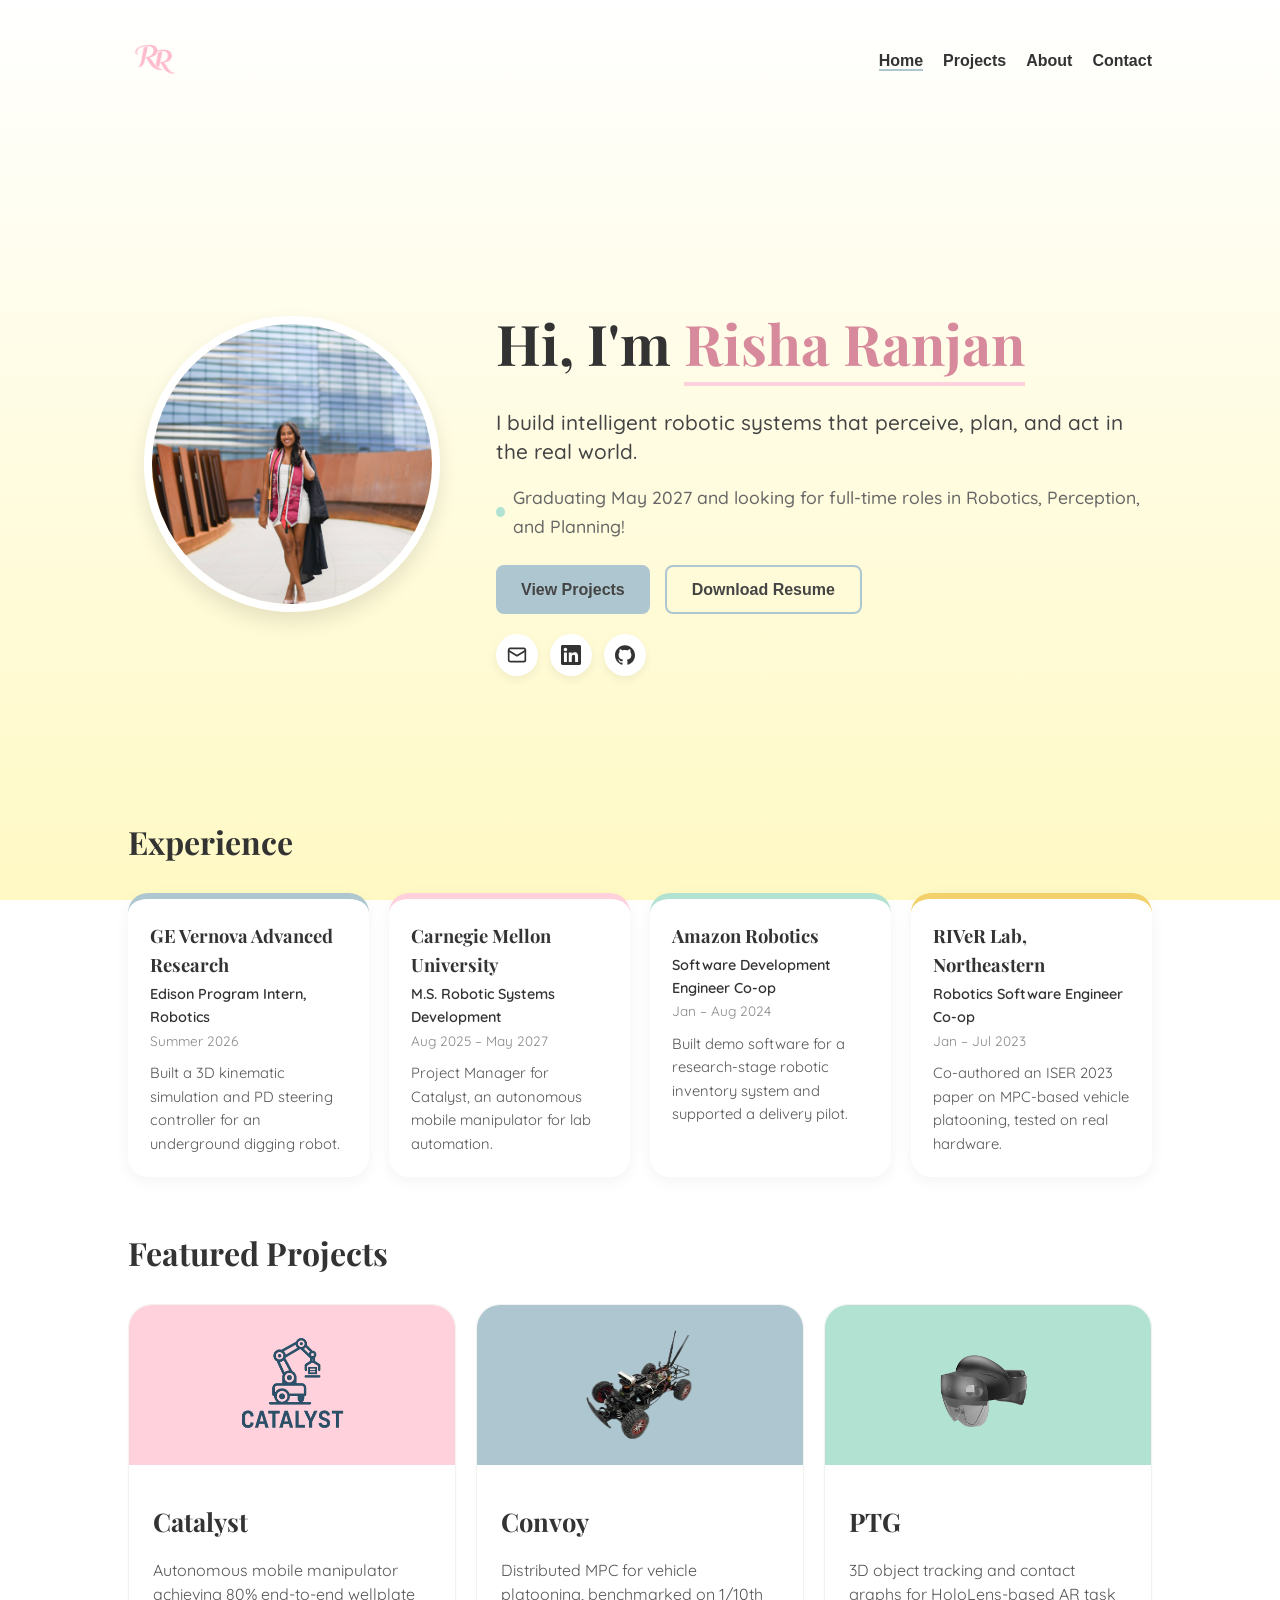
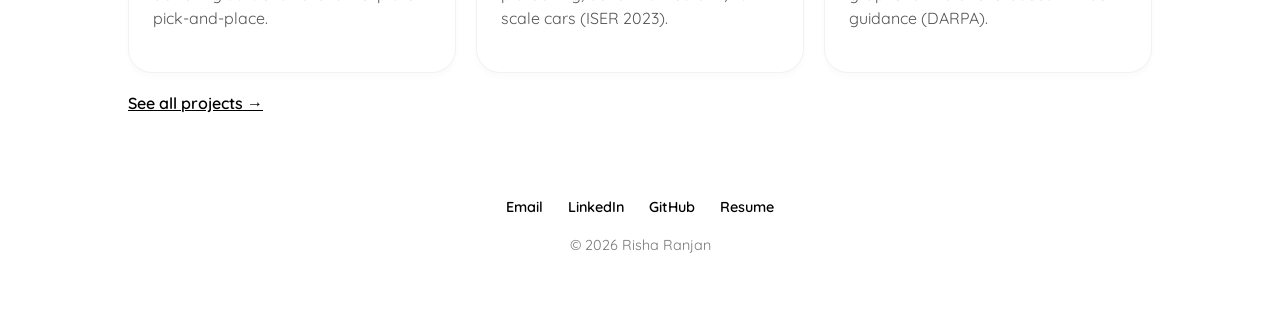
<file: index.html>
<!DOCTYPE html>
<html lang="en">

<head>
    <meta charset="UTF-8">
    <meta name="viewport" content="width=device-width, initial-scale=1.0">
    <title>Risha Ranjan</title>
    <meta name="description" content="Robotics engineer and CMU MRSD student (May 2027) building perception, planning, and manipulation systems. Open to full-time robotics roles.">
    <meta property="og:type" content="website">
    <meta property="og:title" content="Risha Ranjan">
    <meta property="og:description" content="Robotics engineer and CMU MRSD student (May 2027) building perception, planning, and manipulation systems. Open to full-time robotics roles.">
    <meta property="og:image" content="https://risharanjan.github.io/assets/risha.jpeg">
    <meta property="og:url" content="https://risharanjan.github.io/">
    <link rel="preconnect" href="https://fonts.googleapis.com">
    <link rel="preconnect" href="https://fonts.gstatic.com" crossorigin>
    <link
        href="https://fonts.googleapis.com/css2?family=Playfair+Display:wght@700&family=Quicksand:wght@400;500;600&display=swap"
        rel="stylesheet">
    <link rel="stylesheet" href="style.css?v=3">
    <link rel="icon" type="image/png" href="assets/logo.png">
</head>

<body>

    <header>
        <nav>
            <div class="logo">
                <a href="/">
                    <img src="assets/logo.png" alt="Portfolio Logo">
                </a>
            </div>
            <ul>
                <li><a href="/" class="active-link">Home</a></li>
                <li><a href="/projects/">Projects</a></li>
                <li><a href="/about/">About</a></li>
                <li><a href="/contact/">Contact</a></li>
            </ul>
        </nav>
    </header>

    <section class="hero-about">
        <div class="container hero-flex">
            <div class="hero-image">
                <img src="assets/risha.jpeg" alt="Risha Ranjan" class="profile-img">
            </div>

            <div class="hero-text">
                <h1>Hi, I'm <span class="highlight-pink">Risha Ranjan</span></h1>
                <p class="intro-blurb">
                    I build intelligent robotic systems that perceive, plan, and act in the real world.
                </p>
                <p>Graduating May 2027 and looking for full-time roles in Robotics, Perception, and Planning!</p>
                <div class="hero-btns">
                    <a href="/projects/" class="btn-blue"> View Projects</a>
                    <a href="assets/RishaRanjanResume_2026.pdf" class="btn-outline">Download Resume</a>
                </div>
                <div class="social-links">
                    <a href="mailto:rishar@andrew.cmu.edu" aria-label="Email">
                        <svg viewBox="0 0 24 24" fill="none" stroke="currentColor" stroke-width="2"
                            stroke-linecap="round" stroke-linejoin="round">
                            <rect x="2" y="4" width="20" height="16" rx="2" />
                            <path d="m22 7-10 6L2 7" />
                        </svg>
                    </a>
                    <a href="https://www.linkedin.com/in/risha-ranjan/" target="_blank" rel="noopener noreferrer"
                        aria-label="LinkedIn">
                        <svg viewBox="0 0 24 24" fill="currentColor">
                            <path
                                d="M20.447 20.452h-3.554v-5.569c0-1.328-.027-3.037-1.852-3.037-1.853 0-2.136 1.445-2.136 2.939v5.667H9.351V9h3.414v1.561h.046c.477-.9 1.637-1.85 3.37-1.85 3.601 0 4.267 2.37 4.267 5.455v6.286zM5.337 7.433c-1.144 0-2.063-.926-2.063-2.065 0-1.138.92-2.063 2.063-2.063 1.14 0 2.064.925 2.064 2.063 0 1.139-.925 2.065-2.064 2.065zm1.782 13.019H3.555V9h3.564v11.452zM22.225 0H1.771C.792 0 0 .774 0 1.729v20.542C0 23.227.792 24 1.771 24h20.451C23.2 24 24 23.227 24 22.271V1.729C24 .774 23.2 0 22.222 0h.003z" />
                        </svg>
                    </a>
                    <a href="https://github.com/RishaRanjan" target="_blank" rel="noopener noreferrer"
                        aria-label="GitHub">
                        <svg viewBox="0 0 24 24" fill="currentColor">
                            <path
                                d="M12 .297c-6.63 0-12 5.373-12 12 0 5.303 3.438 9.8 8.205 11.385.6.113.82-.258.82-.577 0-.285-.01-1.04-.015-2.04-3.338.724-4.042-1.61-4.042-1.61C4.422 18.07 3.633 17.7 3.633 17.7c-1.087-.744.084-.729.084-.729 1.205.084 1.838 1.236 1.838 1.236 1.07 1.835 2.809 1.305 3.495.998.108-.776.417-1.305.76-1.605-2.665-.3-5.466-1.332-5.466-5.93 0-1.31.465-2.38 1.235-3.22-.135-.303-.54-1.523.105-3.176 0 0 1.005-.322 3.3 1.23.96-.267 1.98-.399 3-.405 1.02.006 2.04.138 3 .405 2.28-1.552 3.285-1.23 3.285-1.23.645 1.653.24 2.873.12 3.176.765.84 1.23 1.91 1.23 3.22 0 4.61-2.805 5.625-5.475 5.92.42.36.81 1.096.81 2.22 0 1.606-.015 2.896-.015 3.286 0 .315.21.69.825.57C20.565 22.092 24 17.592 24 12.297c0-6.627-5.373-12-12-12" />
                        </svg>
                    </a>
                </div>
            </div>
        </div>
    </section>

    <section class="container home-section">
        <h2>Experience</h2>
        <div class="experience-grid">
            <div class="exp-card">
                <h3>GE Vernova Advanced Research</h3>
                <p class="exp-role">Edison Program Intern, Robotics</p>
                <p class="exp-dates">Summer 2026</p>
                <p>Built a 3D kinematic simulation and PD steering controller for an underground digging robot.</p>
            </div>
            <div class="exp-card">
                <h3>Carnegie Mellon University</h3>
                <p class="exp-role">M.S. Robotic Systems Development</p>
                <p class="exp-dates">Aug 2025 – May 2027</p>
                <p>Project Manager for Catalyst, an autonomous mobile manipulator for lab automation.</p>
            </div>
            <div class="exp-card">
                <h3>Amazon Robotics</h3>
                <p class="exp-role">Software Development Engineer Co-op</p>
                <p class="exp-dates">Jan – Aug 2024</p>
                <p>Built demo software for a research-stage robotic inventory system and supported a delivery pilot.
                </p>
            </div>
            <div class="exp-card">
                <h3>RIVeR Lab, Northeastern</h3>
                <p class="exp-role">Robotics Software Engineer Co-op</p>
                <p class="exp-dates">Jan – Jul 2023</p>
                <p>Co-authored an ISER 2023 paper on MPC-based vehicle platooning, tested on real hardware.</p>
            </div>
        </div>
    </section>

    <section class="container home-section">
        <h2>Featured Projects</h2>
        <div class="grid featured-grid">
            <a href="/projects/catalyst/" class="project-card-wrapper">
                <article class="project-card">
                    <div class="card-image-top" style="background-color: var(--pink);">
                        <img src="assets/Catalyst_logo.png" alt="Catalyst logo" style="width:130px;height:130px;">
                    </div>
                    <div class="card-body">
                        <h3>Catalyst</h3>
                        <p>Autonomous mobile manipulator achieving 80% end-to-end wellplate pick-and-place.</p>
                    </div>
                </article>
            </a>
            <a href="/projects/convoy/" class="project-card-wrapper">
                <article class="project-card">
                    <div class="card-image-top" style="background-color: var(--blue);">
                        <img src="assets/car.png" alt="1/10th scale vehicle" style="width:110px;height:110px;">
                    </div>
                    <div class="card-body">
                        <h3>Convoy</h3>
                        <p>Distributed MPC for vehicle platooning, benchmarked on 1/10th scale cars (ISER 2023).</p>
                    </div>
                </article>
            </a>
            <a href="/projects/ptg/" class="project-card-wrapper">
                <article class="project-card">
                    <div class="card-image-top" style="background-color: var(--green);">
                        <img src="assets/hololens.png" alt="HoloLens headset" style="width:110px;height:110px;">
                    </div>
                    <div class="card-body">
                        <h3>PTG</h3>
                        <p>3D object tracking and contact graphs for HoloLens-based AR task guidance (DARPA).</p>
                    </div>
                </article>
            </a>
        </div>
        <a href="/projects/" class="section-link">See all projects →</a>
    </section>

    <footer class="site-footer">
        <div class="footer-links">
            <a href="mailto:rishar@andrew.cmu.edu">Email</a>
            <a href="https://www.linkedin.com/in/risha-ranjan/" target="_blank" rel="noopener noreferrer">LinkedIn</a>
            <a href="https://github.com/RishaRanjan" target="_blank" rel="noopener noreferrer">GitHub</a>
            <a href="assets/RishaRanjanResume_2026.pdf">Resume</a>
        </div>
        <p>© 2026 Risha Ranjan</p>
    </footer>

</body>

</html>
</file>
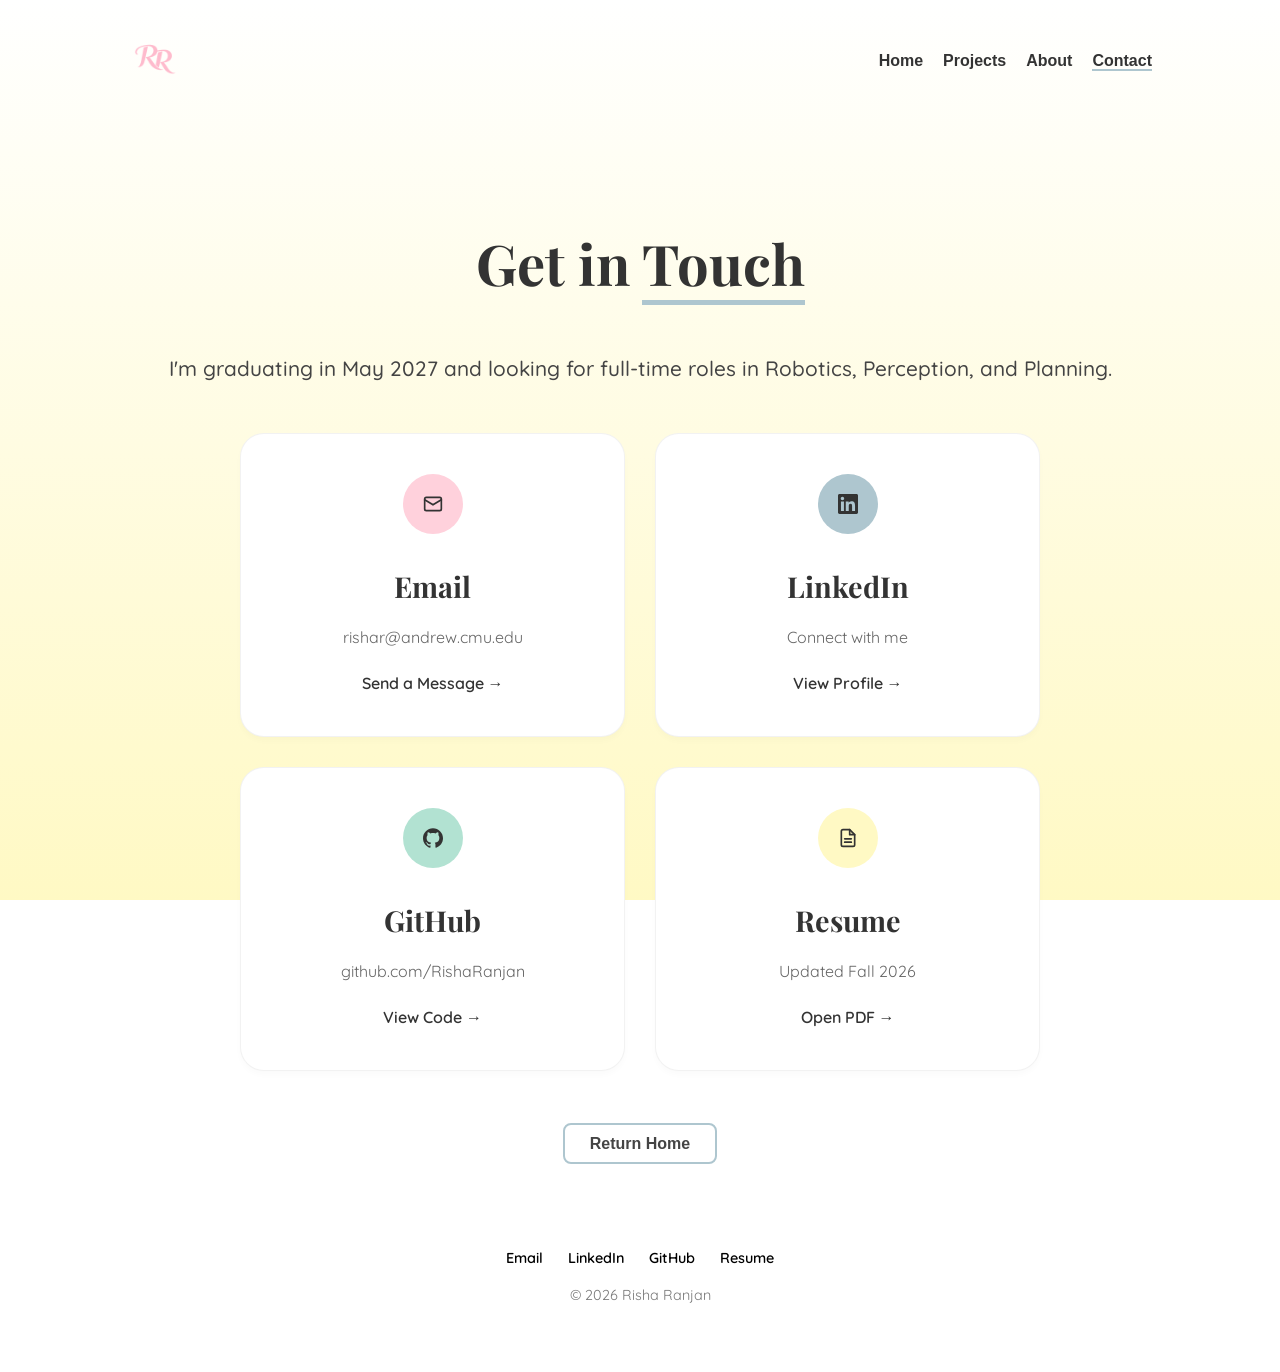
<file: contact/index.html>
<!DOCTYPE html>
<html lang="en">
<head>
    <meta charset="UTF-8">
    <meta name="viewport" content="width=device-width, initial-scale=1.0">
    <title>Contact | Risha Ranjan</title>
    <meta name="description" content="Get in touch with Risha Ranjan about full-time robotics, perception, and planning roles.">
    <meta property="og:type" content="website">
    <meta property="og:title" content="Contact | Risha Ranjan">
    <meta property="og:description" content="Get in touch with Risha Ranjan about full-time robotics, perception, and planning roles.">
    <meta property="og:image" content="https://risharanjan.github.io/assets/risha.jpeg">
    <meta property="og:url" content="https://risharanjan.github.io/contact/">
    <link rel="preconnect" href="https://fonts.googleapis.com">
    <link rel="preconnect" href="https://fonts.gstatic.com" crossorigin>
    <link href="https://fonts.googleapis.com/css2?family=Playfair+Display:wght@700&family=Quicksand:wght@400;500;600&display=swap" rel="stylesheet">
    <link rel="stylesheet" href="../style.css?v=3">
    <link rel="icon" type="image/png" href="../assets/logo.png">
</head>
<body>

    <header>
        <nav>
            <div class="logo">
                <a href="../"><img src="../assets/logo.png" alt="Logo"></a>
            </div>
            <ul>
                <li><a href="../">Home</a></li>
                <li><a href="../projects/">Projects</a></li>
                <li><a href="../about/">About</a></li>
                <li><a href="./" class="active-link">Contact</a></li>
            </ul>
        </nav>
    </header>

    <main class="container">
        <section class="contact-hero">
            <h1>Get in <span class="highlight-blue">Touch</span></h1>
            <p class="intro-blurb">I'm graduating in May 2027 and looking for full-time roles in Robotics, Perception, and Planning.</p>
        </section>

        <div class="contact-grid contact-grid-4">
            <a href="mailto:rishar@andrew.cmu.edu" class="contact-card">
                <div class="contact-icon" style="background: var(--pink);">
                    <svg viewBox="0 0 24 24" fill="none" stroke="currentColor" stroke-width="2"
                        stroke-linecap="round" stroke-linejoin="round">
                        <rect x="2" y="4" width="20" height="16" rx="2" />
                        <path d="m22 7-10 6L2 7" />
                    </svg>
                </div>
                <h3>Email</h3>
                <p>rishar@andrew.cmu.edu</p>
                <span class="btn-text">Send a Message →</span>
            </a>

            <a href="https://www.linkedin.com/in/risha-ranjan/" target="_blank" rel="noopener noreferrer"
                class="contact-card">
                <div class="contact-icon" style="background: var(--blue);">
                    <svg viewBox="0 0 24 24" fill="currentColor">
                        <path
                            d="M20.447 20.452h-3.554v-5.569c0-1.328-.027-3.037-1.852-3.037-1.853 0-2.136 1.445-2.136 2.939v5.667H9.351V9h3.414v1.561h.046c.477-.9 1.637-1.85 3.37-1.85 3.601 0 4.267 2.37 4.267 5.455v6.286zM5.337 7.433c-1.144 0-2.063-.926-2.063-2.065 0-1.138.92-2.063 2.063-2.063 1.14 0 2.064.925 2.064 2.063 0 1.139-.925 2.065-2.064 2.065zm1.782 13.019H3.555V9h3.564v11.452zM22.225 0H1.771C.792 0 0 .774 0 1.729v20.542C0 23.227.792 24 1.771 24h20.451C23.2 24 24 23.227 24 22.271V1.729C24 .774 23.2 0 22.222 0h.003z" />
                    </svg>
                </div>
                <h3>LinkedIn</h3>
                <p>Connect with me</p>
                <span class="btn-text">View Profile →</span>
            </a>

            <a href="https://github.com/RishaRanjan" target="_blank" rel="noopener noreferrer" class="contact-card">
                <div class="contact-icon" style="background: var(--green);">
                    <svg viewBox="0 0 24 24" fill="currentColor">
                        <path
                            d="M12 .297c-6.63 0-12 5.373-12 12 0 5.303 3.438 9.8 8.205 11.385.6.113.82-.258.82-.577 0-.285-.01-1.04-.015-2.04-3.338.724-4.042-1.61-4.042-1.61C4.422 18.07 3.633 17.7 3.633 17.7c-1.087-.744.084-.729.084-.729 1.205.084 1.838 1.236 1.838 1.236 1.07 1.835 2.809 1.305 3.495.998.108-.776.417-1.305.76-1.605-2.665-.3-5.466-1.332-5.466-5.93 0-1.31.465-2.38 1.235-3.22-.135-.303-.54-1.523.105-3.176 0 0 1.005-.322 3.3 1.23.96-.267 1.98-.399 3-.405 1.02.006 2.04.138 3 .405 2.28-1.552 3.285-1.23 3.285-1.23.645 1.653.24 2.873.12 3.176.765.84 1.23 1.91 1.23 3.22 0 4.61-2.805 5.625-5.475 5.92.42.36.81 1.096.81 2.22 0 1.606-.015 2.896-.015 3.286 0 .315.21.69.825.57C20.565 22.092 24 17.592 24 12.297c0-6.627-5.373-12-12-12" />
                    </svg>
                </div>
                <h3>GitHub</h3>
                <p>github.com/RishaRanjan</p>
                <span class="btn-text">View Code →</span>
            </a>

            <a href="../assets/RishaRanjanResume_2026.pdf" class="contact-card">
                <div class="contact-icon" style="background: var(--yellow);">
                    <svg viewBox="0 0 24 24" fill="none" stroke="currentColor" stroke-width="2"
                        stroke-linecap="round" stroke-linejoin="round">
                        <path d="M14 2H6a2 2 0 0 0-2 2v16a2 2 0 0 0 2 2h12a2 2 0 0 0 2-2V8z" />
                        <path d="M14 2v6h6" />
                        <path d="M8 13h8M8 17h8" />
                    </svg>
                </div>
                <h3>Resume</h3>
                <p>Updated Fall 2026</p>
                <span class="btn-text">Open PDF →</span>
            </a>
        </div>

        <div style="text-align: center; margin-top: 60px;">
            <a href="../" class="btn-outline">Return Home</a>
        </div>
    </main>

    <footer class="site-footer">
        <div class="footer-links">
            <a href="mailto:rishar@andrew.cmu.edu">Email</a>
            <a href="https://www.linkedin.com/in/risha-ranjan/" target="_blank" rel="noopener noreferrer">LinkedIn</a>
            <a href="https://github.com/RishaRanjan" target="_blank" rel="noopener noreferrer">GitHub</a>
            <a href="../assets/RishaRanjanResume_2026.pdf">Resume</a>
        </div>
        <p>© 2026 Risha Ranjan</p>
    </footer>

</body>
</html>
</file>
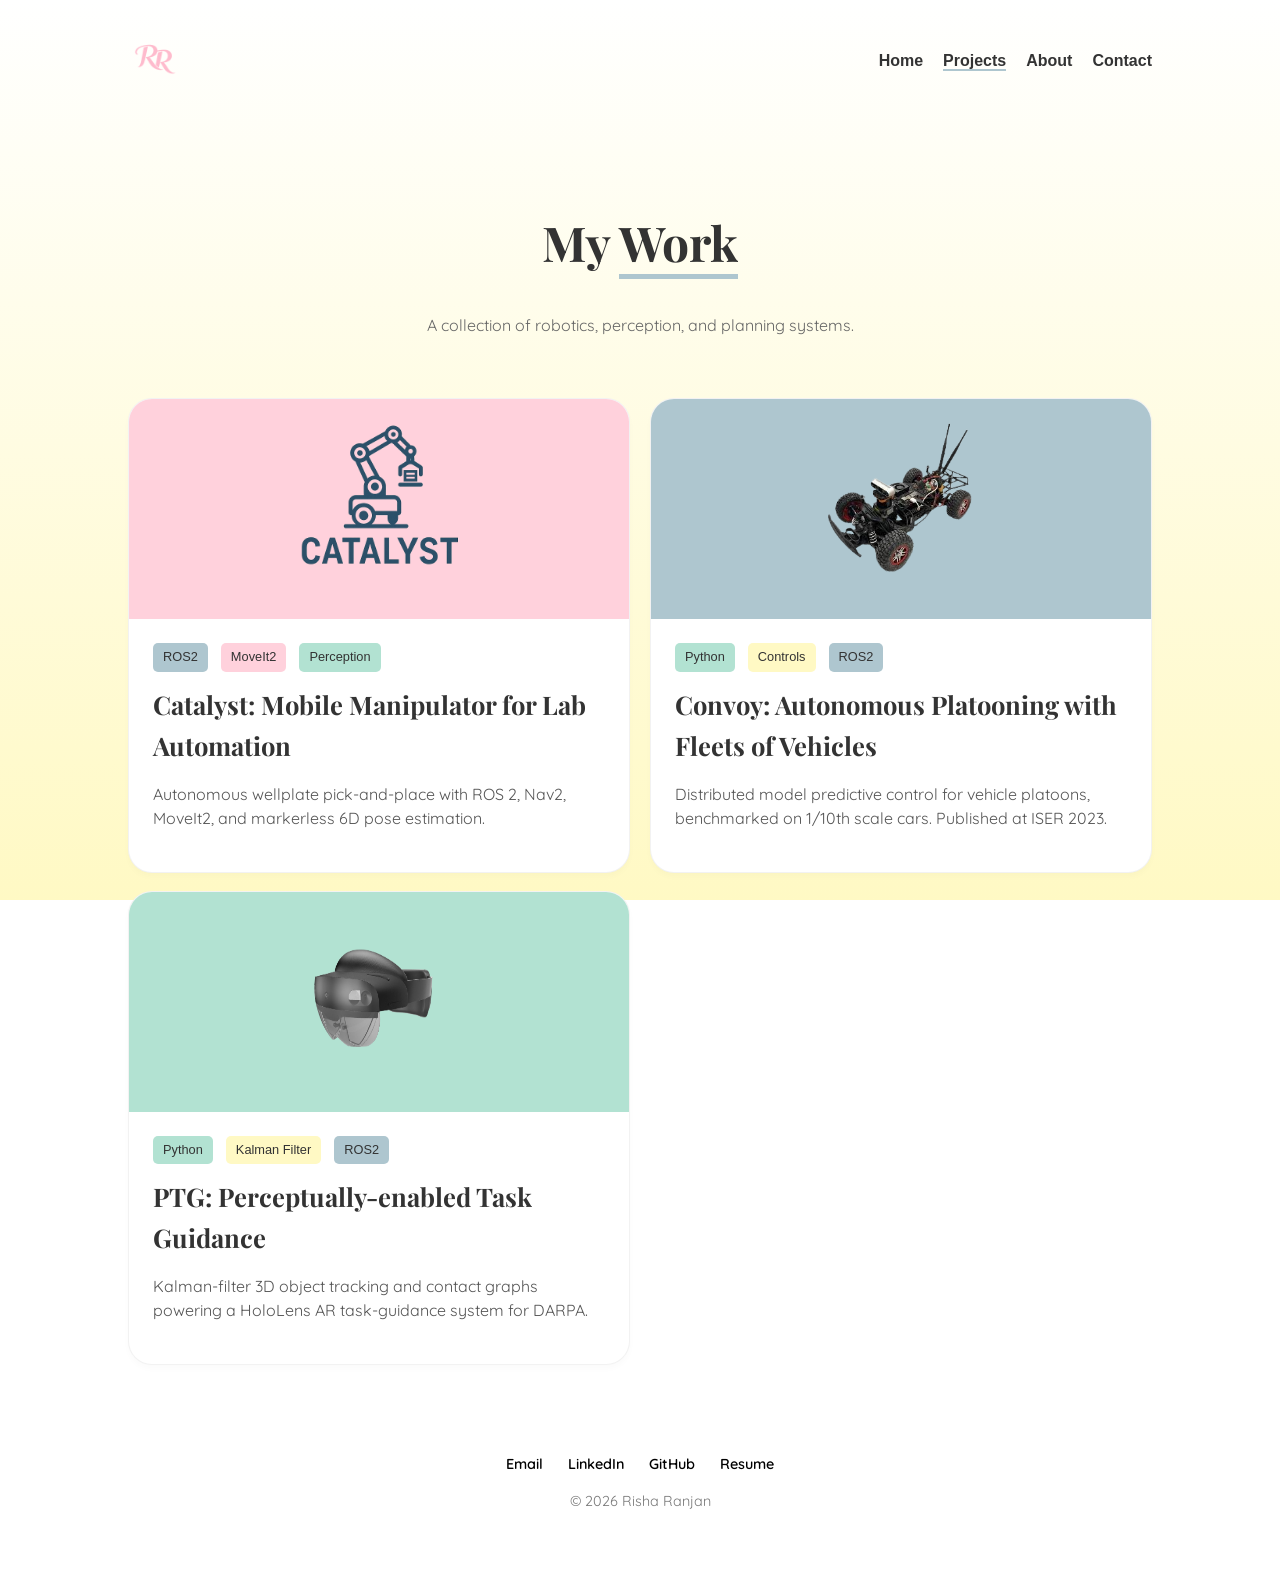
<file: projects/index.html>
<!DOCTYPE html>
<html lang="en">

<head>
    <meta charset="UTF-8">
    <meta name="viewport" content="width=device-width, initial-scale=1.0">
    <title>Projects | Risha Ranjan</title>
    <meta name="description" content="Robotics, perception, and planning projects by Risha Ranjan.">
    <meta property="og:type" content="website">
    <meta property="og:title" content="Projects | Risha Ranjan">
    <meta property="og:description" content="Robotics, perception, and planning projects by Risha Ranjan.">
    <meta property="og:image" content="https://risharanjan.github.io/assets/risha.jpeg">
    <meta property="og:url" content="https://risharanjan.github.io/projects/">
    <link rel="preconnect" href="https://fonts.googleapis.com">
    <link rel="preconnect" href="https://fonts.gstatic.com" crossorigin>
    <link
        href="https://fonts.googleapis.com/css2?family=Playfair+Display:wght@700&family=Quicksand:wght@400;500;600&display=swap"
        rel="stylesheet">
    <link rel="stylesheet" href="../style.css?v=3">
    <link rel="icon" type="image/png" href="../assets/logo.png">
</head>

<body>

    <header>
        <nav>
            <div class="logo">
                <a href="../"><img src="../assets/logo.png" alt="Logo"></a>
            </div>
            <ul>
                <li><a href="../">Home</a></li>
                <li><a href="./" class="active-link">Projects</a></li>
                <li><a href="../about/">About</a></li>
                <li><a href="../contact/">Contact</a></li>
            </ul>
        </nav>
    </header>

    <main class="container">
        <header class="projects-header">
            <h1>My <span class="highlight-blue">Work</span></h1>
            <p>A collection of robotics, perception, and planning systems.</p>
        </header>

        <div class="grid">
            <a href="catalyst/" class="project-card-wrapper">
                <article class="project-card">
                    <div class="card-image-top" style="background-color: var(--pink);">
                        <span class="placeholder-icon">
                            <img src="../assets/Catalyst_logo.png" alt="Catalyst logo" style="width:200px;height:200px;">
                        </span>
                    </div>
                    <div class="card-body">
                        <div class="tags">
                            <span class="tag tag-blue">ROS2</span>
                            <span class="tag tag-pink">MoveIt2</span>
                            <span class="tag tag-green">Perception</span>
                        </div>
                        <h3>Catalyst: Mobile Manipulator for Lab Automation</h3>
                        <p>Autonomous wellplate pick-and-place with ROS 2, Nav2, MoveIt2, and markerless 6D pose estimation.</p>
                    </div>
                </article>
            </a>

            <a href="convoy/" class="project-card-wrapper">
                <article class="project-card">
                    <div class="card-image-top" style="background-color: var(--blue);">
                        <span class="placeholder-icon">
                            <img src="../assets/car.png" alt="1/10th scale vehicle" style="width:150px;height:150px;">
                        </span>
                    </div>
                    <div class="card-body">
                        <div class="tags">
                            <span class="tag tag-green">Python</span>
                            <span class="tag tag-yellow">Controls</span>
                            <span class="tag tag-blue">ROS2</span>
                        </div>
                        <h3>Convoy: Autonomous Platooning with Fleets of Vehicles</h3>
                        <p>Distributed model predictive control for vehicle platoons, benchmarked on 1/10th scale cars. Published at ISER 2023.</p>
                    </div>
                </article>
            </a>
            <a href="ptg/" class="project-card-wrapper">
                <article class="project-card">
                    <div class="card-image-top" style="background-color: var(--green);">
                        <span class="placeholder-icon">
                            <img src="../assets/hololens.png" alt="HoloLens headset" style="width:150px;height:150px;">
                        </span>
                    </div>
                    <div class="card-body">
                        <div class="tags">
                            <span class="tag tag-green">Python</span>
                            <span class="tag tag-yellow">Kalman Filter</span>
                            <span class="tag tag-blue">ROS2</span>
                        </div>
                        <h3>PTG: Perceptually-enabled Task Guidance</h3>
                        <p>Kalman-filter 3D object tracking and contact graphs powering a HoloLens AR task-guidance system for DARPA.</p>
                    </div>
                </article>
            </a>
        </div>
    </main>

    <footer class="site-footer">
        <div class="footer-links">
            <a href="mailto:rishar@andrew.cmu.edu">Email</a>
            <a href="https://www.linkedin.com/in/risha-ranjan/" target="_blank" rel="noopener noreferrer">LinkedIn</a>
            <a href="https://github.com/RishaRanjan" target="_blank" rel="noopener noreferrer">GitHub</a>
            <a href="../assets/RishaRanjanResume_2026.pdf">Resume</a>
        </div>
        <p>© 2026 Risha Ranjan</p>
    </footer>

</body>

</html>
</file>
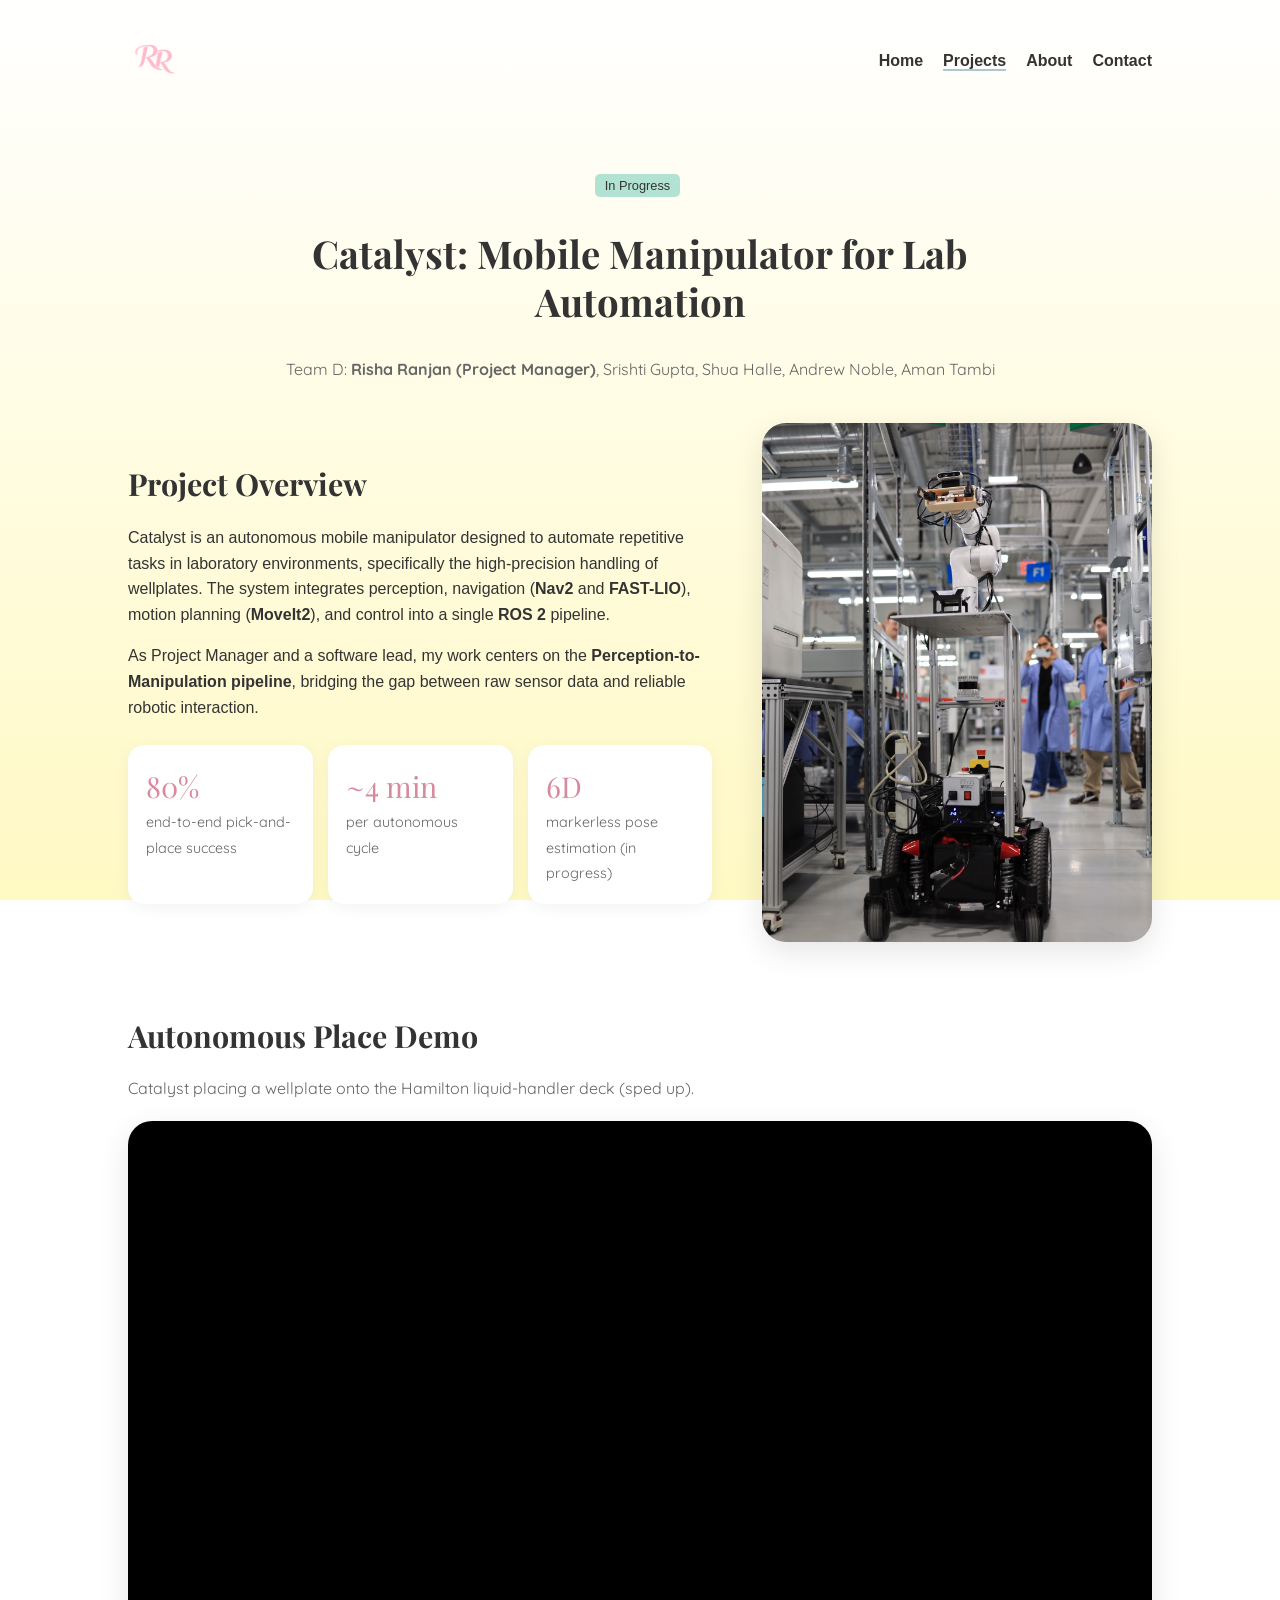
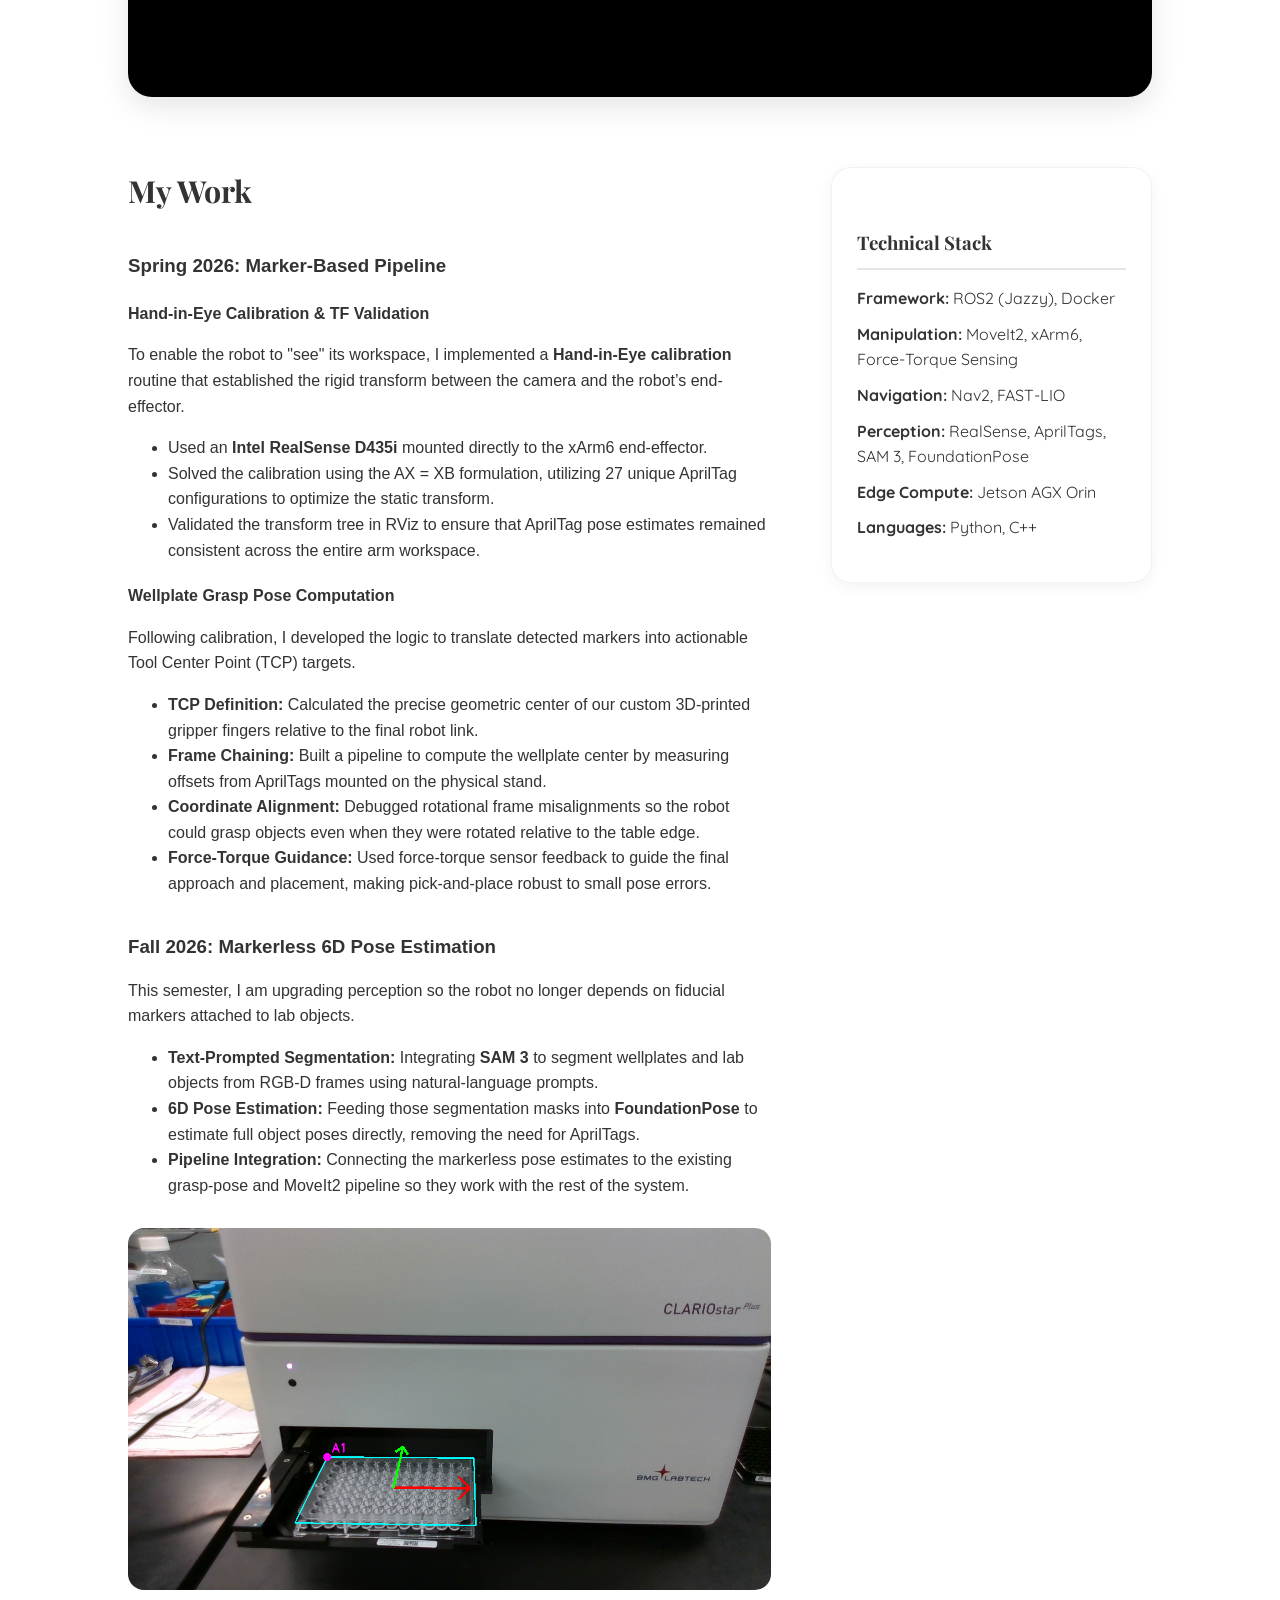
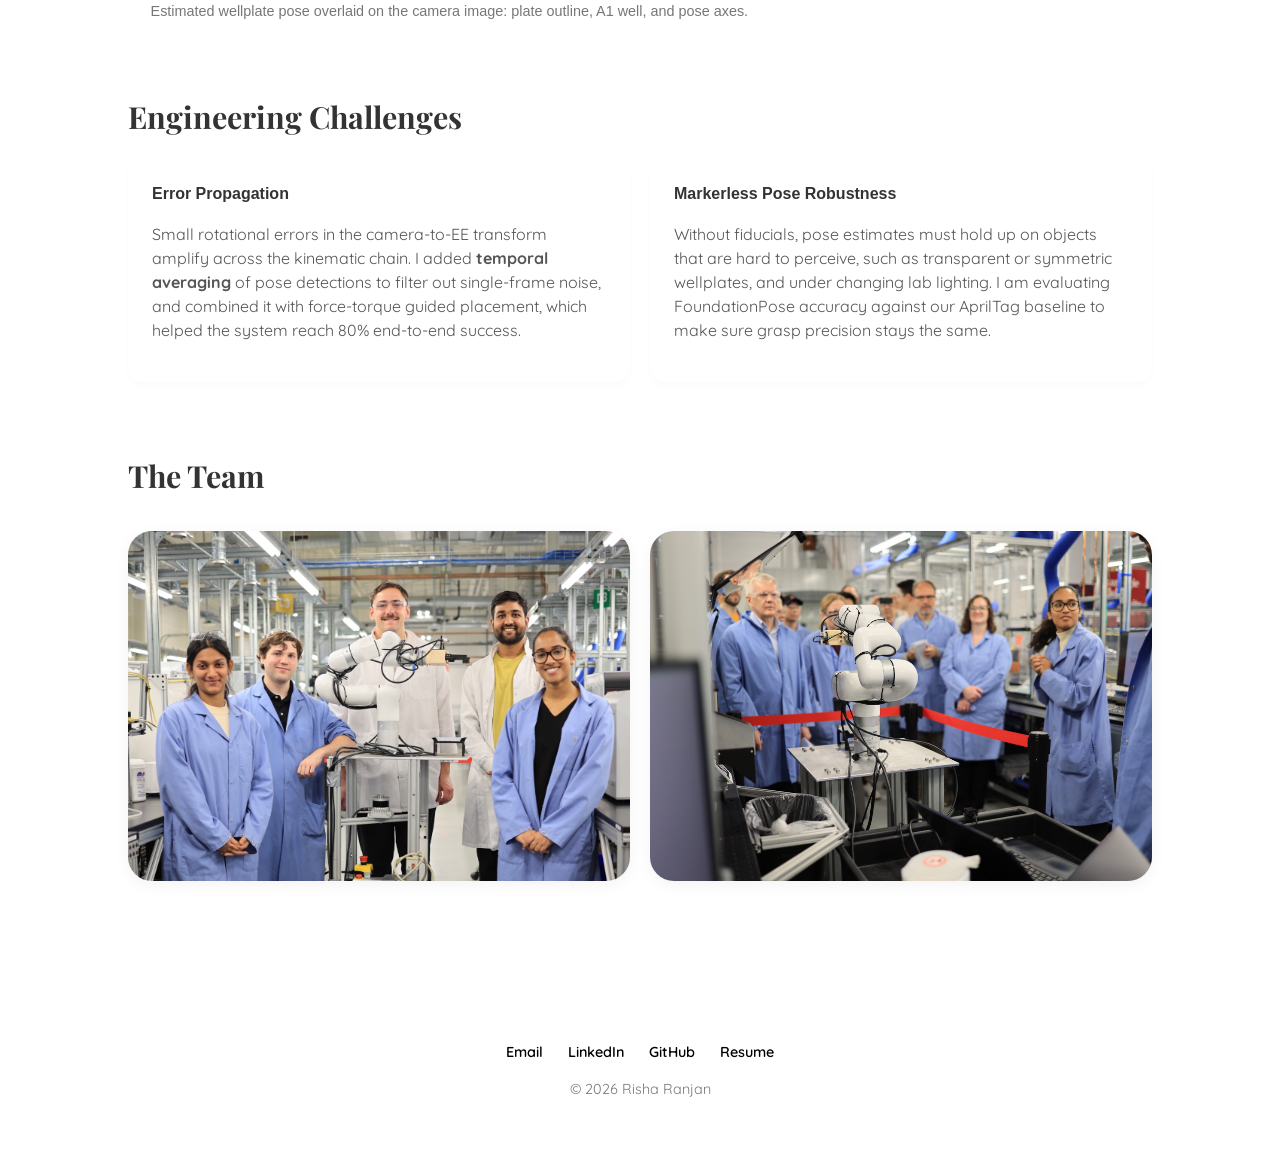
<file: projects/catalyst/index.html>
<!DOCTYPE html>
<html lang="en">

<head>
    <meta charset="UTF-8">
    <meta name="viewport" content="width=device-width, initial-scale=1.0">
    <title>Catalyst | Risha Ranjan</title>
    <meta name="description" content="Catalyst: an autonomous mobile manipulator for lab automation with 80% end-to-end wellplate pick-and-place success.">
    <meta property="og:type" content="website">
    <meta property="og:title" content="Catalyst | Risha Ranjan">
    <meta property="og:description" content="Catalyst: an autonomous mobile manipulator for lab automation with 80% end-to-end wellplate pick-and-place success.">
    <meta property="og:image" content="https://risharanjan.github.io/assets/integrated_system.JPG">
    <meta property="og:url" content="https://risharanjan.github.io/projects/catalyst/">
    <link rel="preconnect" href="https://fonts.googleapis.com">
    <link rel="preconnect" href="https://fonts.gstatic.com" crossorigin>
    <link
        href="https://fonts.googleapis.com/css2?family=Playfair+Display:wght@700&family=Quicksand:wght@400;500;600&display=swap"
        rel="stylesheet">
    <link rel="stylesheet" href="../../style.css?v=3">
    <link rel="icon" type="image/png" href="../../assets/logo.png">
</head>

<body>

    <header>
        <nav>
            <div class="logo">
                <a href="../../"><img src="../../assets/logo.png" alt="Logo"></a>
            </div>
            <ul>
                <li><a href="../../">Home</a></li>
                <li><a href="../" class="active-link">Projects</a></li>
                <li><a href="../../about/">About</a></li>
                <li><a href="../../contact/">Contact</a></li>
            </ul>
        </nav>
    </header>

    <main class="container project-page">
        <section class="project-detail-header">
            <span class="tag tag-green">In Progress</span>
            <h1>Catalyst: Mobile Manipulator for Lab Automation</h1>
            <p class="authors">Team D: <strong>Risha Ranjan (Project Manager)</strong>, Srishti Gupta, Shua Halle,
                Andrew Noble, Aman Tambi</p>
        </section>

        <!-- Overview: summary + key results beside a photo of the robot -->
        <section class="overview-split">
            <div>
                <h2>Project Overview</h2>
                <p>
                    Catalyst is an autonomous mobile manipulator designed to automate repetitive tasks in laboratory
                    environments, specifically the high-precision handling of wellplates. The system integrates
                    perception, navigation (<strong>Nav2</strong> and <strong>FAST-LIO</strong>), motion planning
                    (<strong>MoveIt2</strong>), and control into a single <strong>ROS 2</strong> pipeline.
                </p>
                <p>
                    As Project Manager and a software lead, my work centers on the <strong>Perception-to-Manipulation
                        pipeline</strong>, bridging the gap between raw sensor data and reliable robotic interaction.
                </p>

                <div class="stat-row">
                    <div class="stat">
                        <span class="stat-value">80%</span>
                        <span class="stat-label">end-to-end pick-and-place success</span>
                    </div>
                    <div class="stat">
                        <span class="stat-value">~4 min</span>
                        <span class="stat-label">per autonomous cycle</span>
                    </div>
                    <div class="stat">
                        <span class="stat-value">6D</span>
                        <span class="stat-label">markerless pose estimation (in progress)</span>
                    </div>
                </div>
            </div>

            <img src="../../assets/integrated_system.JPG" alt="Integrated Catalyst robot in the lab"
                class="overview-photo">
        </section>

        <section class="project-section">
            <h2>Autonomous Place Demo</h2>
            <p class="section-caption">Catalyst placing a wellplate onto the Hamilton liquid-handler deck (sped up).</p>
            <div class="video-container-wide">
                <video autoplay muted loop playsinline>
                    <source src="../../assets/place_hamiltont_fast.mp4" type="video/mp4">
                    Your browser does not support the video tag.
                </video>
            </div>
        </section>

        <section class="project-section">
            <div class="content-grid">
                <div class="description">
                    <h2>My Work</h2>

                    <h3>Spring 2026: Marker-Based Pipeline</h3>

                    <h4>Hand-in-Eye Calibration &amp; TF Validation</h4>
                    <p>
                        To enable the robot to "see" its workspace, I implemented a <strong>Hand-in-Eye
                            calibration</strong> routine that established the rigid transform between the camera and
                        the robot’s end-effector.
                    </p>
                    <ul>
                        <li>Used an <strong>Intel RealSense D435i</strong> mounted directly to the xArm6 end-effector.
                        </li>
                        <li>Solved the calibration using the AX = XB formulation, utilizing 27 unique AprilTag
                            configurations to optimize the static transform.</li>
                        <li>Validated the transform tree in RViz to ensure that AprilTag pose estimates remained
                            consistent across the entire arm workspace.</li>
                    </ul>

                    <h4>Wellplate Grasp Pose Computation</h4>
                    <p>
                        Following calibration, I developed the logic to translate detected markers into actionable Tool
                        Center Point (TCP) targets.
                    </p>
                    <ul>
                        <li><strong>TCP Definition:</strong> Calculated the precise geometric center of our custom
                            3D-printed gripper fingers relative to the final robot link.</li>
                        <li><strong>Frame Chaining:</strong> Built a pipeline to compute the wellplate center by
                            measuring offsets from AprilTags mounted on the physical stand.</li>
                        <li><strong>Coordinate Alignment:</strong> Debugged rotational frame misalignments so the
                            robot could grasp objects even when they were rotated relative to the table edge.</li>
                        <li><strong>Force-Torque Guidance:</strong> Used force-torque sensor feedback to guide the
                            final approach and placement, making pick-and-place robust to small pose errors.</li>
                    </ul>

                    <h3>Fall 2026: Markerless 6D Pose Estimation</h3>
                    <p>
                        This semester, I am upgrading perception so the robot no longer depends on fiducial markers
                        attached to lab objects.
                    </p>
                    <ul>
                        <li><strong>Text-Prompted Segmentation:</strong> Integrating <strong>SAM 3</strong> to segment
                            wellplates and lab objects from RGB-D frames using natural-language prompts.</li>
                        <li><strong>6D Pose Estimation:</strong> Feeding those segmentation masks into
                            <strong>FoundationPose</strong> to estimate full object poses directly, removing the need
                            for AprilTags.</li>
                        <li><strong>Pipeline Integration:</strong> Connecting the markerless pose estimates to the
                            existing grasp-pose and MoveIt2 pipeline so they work with the rest of the system.</li>
                    </ul>

                    <figure class="project-figure">
                        <img src="../../assets/overlay.png"
                            alt="Estimated wellplate pose overlaid on the camera image, showing the plate outline, A1 well, and pose axes">
                        <figcaption>Estimated wellplate pose overlaid on the camera image: plate outline, A1 well, and
                            pose axes.</figcaption>
                    </figure>
                </div>

                <aside class="sidebar-content">
                    <div class="tech-specs">
                        <h3>Technical Stack</h3>
                        <ul>
                            <li><strong>Framework:</strong> ROS2 (Jazzy), Docker</li>
                            <li><strong>Manipulation:</strong> MoveIt2, xArm6, Force-Torque Sensing</li>
                            <li><strong>Navigation:</strong> Nav2, FAST-LIO</li>
                            <li><strong>Perception:</strong> RealSense, AprilTags, SAM 3, FoundationPose</li>
                            <li><strong>Edge Compute:</strong> Jetson AGX Orin</li>
                            <li><strong>Languages:</strong> Python, C++</li>
                        </ul>
                    </div>
                </aside>
            </div>
        </section>

        <section class="project-section">
            <h2>Engineering Challenges</h2>
            <div class="grid">
                <div class="card-body challenge-card">
                    <h4>Error Propagation</h4>
                    <p>Small rotational errors in the camera-to-EE transform amplify across the kinematic chain. I
                        added <strong>temporal averaging</strong> of pose detections to filter out single-frame noise,
                        and combined it with force-torque guided placement, which helped the system reach 80%
                        end-to-end success.</p>
                </div>
                <div class="card-body challenge-card">
                    <h4>Markerless Pose Robustness</h4>
                    <p>Without fiducials, pose estimates must hold up on objects that are hard to perceive, such as
                        transparent or symmetric wellplates, and under changing lab lighting. I am evaluating
                        FoundationPose accuracy against our AprilTag baseline to make sure grasp precision stays the
                        same.</p>
                </div>
            </div>
        </section>

        <section class="project-section">
            <h2>The Team</h2>
            <div class="gallery-grid">
                <div class="gallery-item">
                    <img src="../../assets/Team_pic.JPG" alt="Team D with the Catalyst robot"
                        style="object-position: center 30%;">
                </div>
                <div class="gallery-item">
                    <img src="../../assets/Me_presenting.jpg" alt="Risha presenting Catalyst to visitors">
                </div>
            </div>
        </section>
    </main>

    <footer class="site-footer">
        <div class="footer-links">
            <a href="mailto:rishar@andrew.cmu.edu">Email</a>
            <a href="https://www.linkedin.com/in/risha-ranjan/" target="_blank" rel="noopener noreferrer">LinkedIn</a>
            <a href="https://github.com/RishaRanjan" target="_blank" rel="noopener noreferrer">GitHub</a>
            <a href="../../assets/RishaRanjanResume_2026.pdf">Resume</a>
        </div>
        <p>© 2026 Risha Ranjan</p>
    </footer>

</body>

</html>
</file>
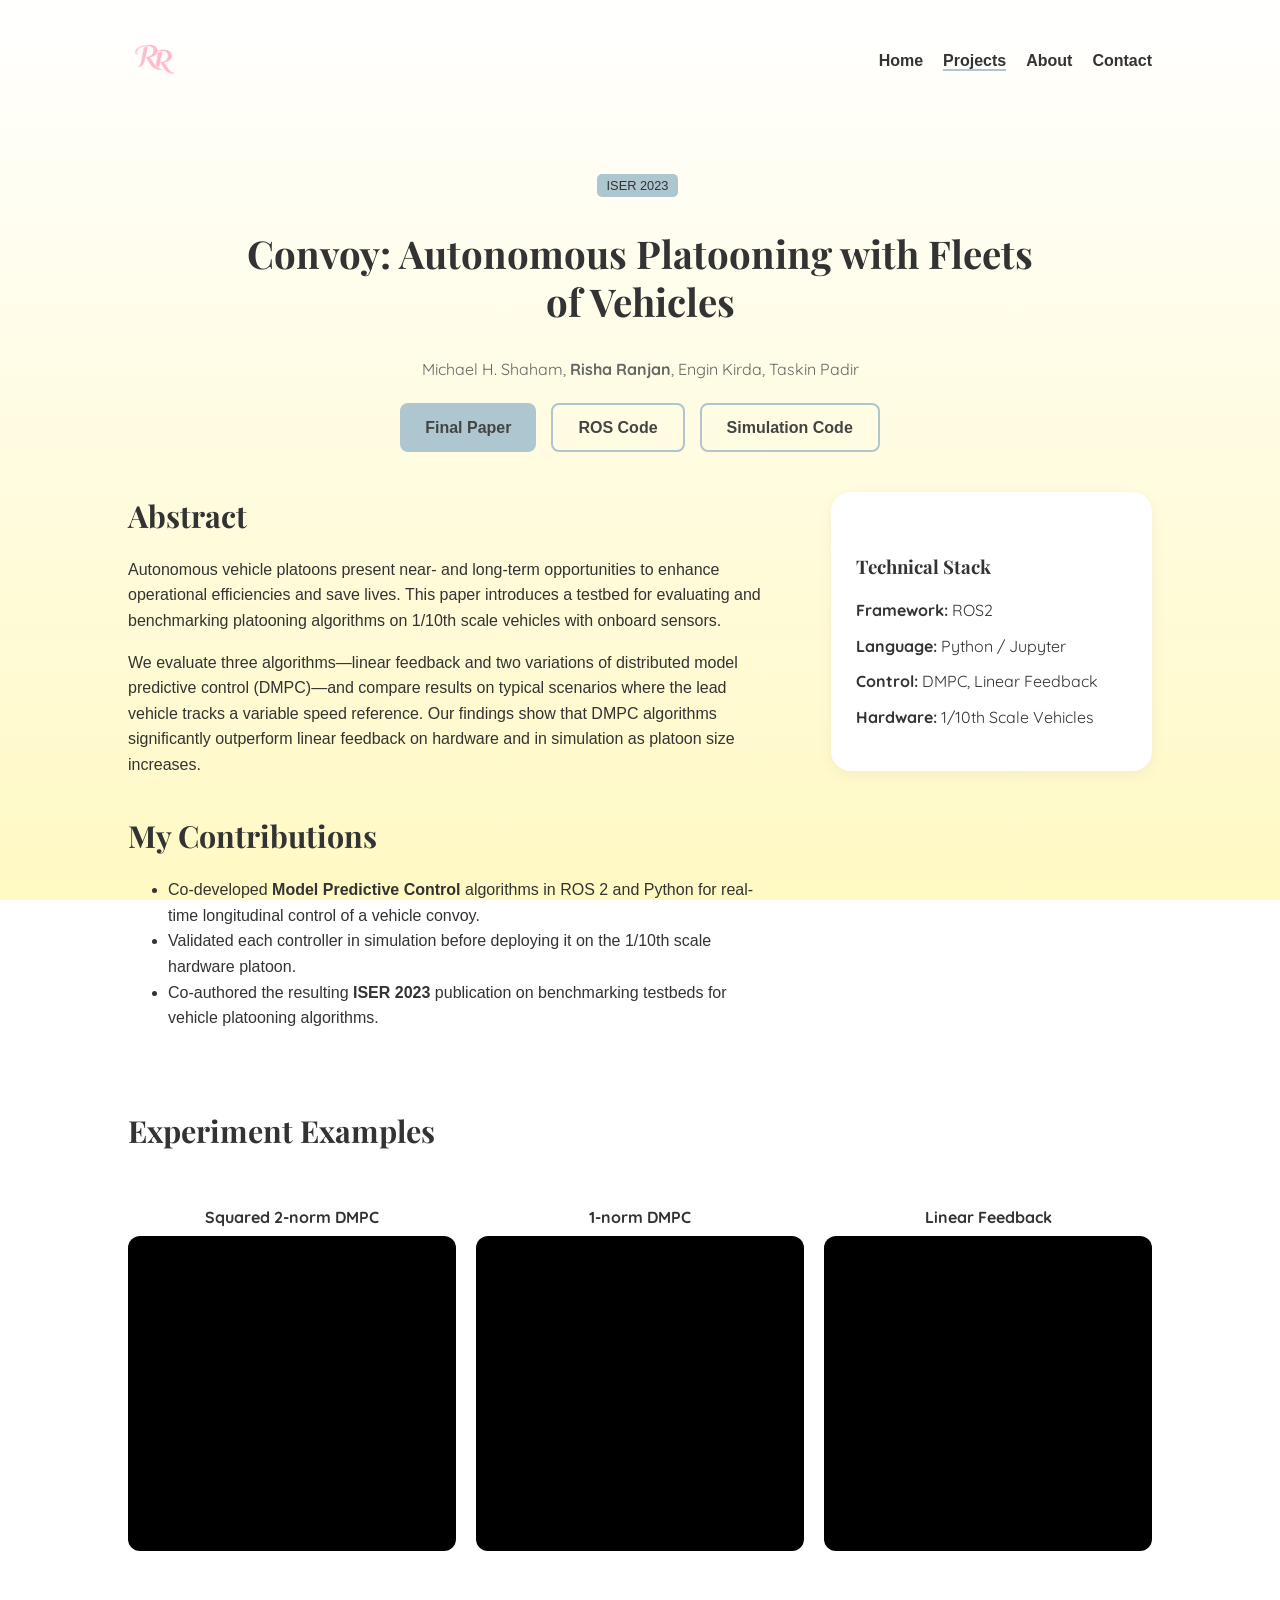
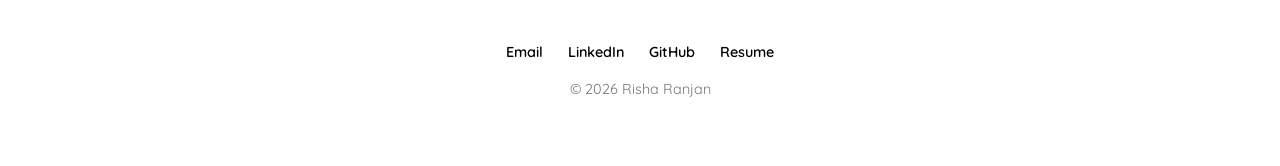
<file: projects/convoy/index.html>
<!DOCTYPE html>
<html lang="en">

<head>
    <meta charset="UTF-8">
    <meta name="viewport" content="width=device-width, initial-scale=1.0">
    <title>Convoy Project | Risha Ranjan</title>
    <meta name="description" content="Convoy: benchmarking distributed MPC for autonomous vehicle platooning on 1/10th scale cars (ISER 2023).">
    <meta property="og:type" content="website">
    <meta property="og:title" content="Convoy Project | Risha Ranjan">
    <meta property="og:description" content="Convoy: benchmarking distributed MPC for autonomous vehicle platooning on 1/10th scale cars (ISER 2023).">
    <meta property="og:image" content="https://risharanjan.github.io/assets/risha.jpeg">
    <meta property="og:url" content="https://risharanjan.github.io/projects/convoy/">
    <link rel="preconnect" href="https://fonts.googleapis.com">
    <link rel="preconnect" href="https://fonts.gstatic.com" crossorigin>
    <link
        href="https://fonts.googleapis.com/css2?family=Playfair+Display:wght@700&family=Quicksand:wght@400;500;600&display=swap"
        rel="stylesheet">
    <link rel="stylesheet" href="../../style.css?v=3">
    <link rel="icon" type="image/png" href="../../assets/logo.png">
</head>

<body>

    <header>
        <nav>
            <div class="logo">
                <a href="../../"><img src="../../assets/logo.png" alt="Logo"></a>
            </div>
            <ul>
                <li><a href="../../">Home</a></li>
                <li><a href="../" class="active-link">Projects</a></li>
                <li><a href="../../about/">About</a></li>
                <li><a href="../../contact/">Contact</a></li>
            </ul>
        </nav>
    </header>

    <main class="container project-page">
        <section class="project-detail-header">
            <span class="tag tag-blue">ISER 2023</span>
            <h1>Convoy: Autonomous Platooning with Fleets of Vehicles</h1>
            <p class="authors">Michael H. Shaham, <strong>Risha Ranjan</strong>, Engin Kirda, Taskin Padir</p>

            <div class="project-links">
                <a href="../../assets/Publication.pdf" class="btn-blue">Final Paper</a>
                <a href="https://github.com/michael-h-shaham/convoy-ros/tree/iser_2023" class="btn-outline">ROS Code</a>
                <a href="https://github.com/michael-h-shaham/convoy-notebooks/tree/iser_2023"
                    class="btn-outline">Simulation Code</a>
            </div>
        </section>


        <section class="project-content">
            <div class="content-grid">
                <div class="description">
                    <h2>Abstract</h2>
                    <p>
                        Autonomous vehicle platoons present near- and long-term opportunities to enhance operational
                        efficiencies and save lives. This paper introduces a testbed for evaluating and benchmarking
                        platooning algorithms on 1/10th scale vehicles with onboard sensors.
                    </p>
                    <p>
                        We evaluate three algorithms—linear feedback and two variations of distributed model predictive
                        control (DMPC)—and compare results on typical scenarios where the lead vehicle tracks a variable
                        speed reference. Our findings show that DMPC algorithms significantly outperform linear feedback
                        on hardware and in simulation as platoon size increases.
                    </p>

                    <h2 style="margin-top: 35px;">My Contributions</h2>
                    <ul>
                        <li>Co-developed <strong>Model Predictive Control</strong> algorithms in ROS 2 and Python for
                            real-time longitudinal control of a vehicle convoy.</li>
                        <li>Validated each controller in simulation before deploying it on the 1/10th scale hardware
                            platoon.</li>
                        <li>Co-authored the resulting <strong>ISER 2023</strong> publication on benchmarking testbeds
                            for vehicle platooning algorithms.</li>
                    </ul>
                </div>

                <aside class="tech-specs">
                    <h3>Technical Stack</h3>
                    <ul>
                        <li><strong>Framework:</strong> ROS2</li>
                        <li><strong>Language:</strong> Python / Jupyter</li>
                        <li><strong>Control:</strong> DMPC, Linear Feedback</li>
                        <li><strong>Hardware:</strong> 1/10th Scale Vehicles</li>
                    </ul>
                </aside>
            </div>
        </section>

        <section class="video-demos">
            <h2>Experiment Examples</h2>
            <div class="video-grid">
                <div class="video-card">
                    <h4>Squared 2-norm DMPC</h4>
                    <div class="video-placeholder">
                        <iframe width="560" height="315"
                            src="https://www.youtube.com/embed/E19VNJ4mqMI?si=QYVwDAPz7jfdN25K"
                            title="YouTube video player" frameborder="0"
                            allow="accelerometer; autoplay; clipboard-write; encrypted-media; gyroscope; picture-in-picture; web-share"
                            referrerpolicy="strict-origin-when-cross-origin" allowfullscreen></iframe>
                    </div>
                </div>
                <div class="video-card">
                    <h4>1-norm DMPC</h4>
                    <div class="video-placeholder">
                        <iframe width="560" height="315"
                            src="https://www.youtube.com/embed/A_Z8fpYxPyU?si=tlNieSKGb5Ozy_co"
                            title="YouTube video player" frameborder="0"
                            allow="accelerometer; autoplay; clipboard-write; encrypted-media; gyroscope; picture-in-picture; web-share"
                            referrerpolicy="strict-origin-when-cross-origin" allowfullscreen></iframe>
                    </div>
                </div>
                <div class="video-card">
                    <h4>Linear Feedback</h4>
                    <div class="video-placeholder">
                        <iframe width="560" height="315"
                            src="https://www.youtube.com/embed/BoqMhs5x7GE?si=ovhJ3Q9eUC-TGSPE"
                            title="YouTube video player" frameborder="0"
                            allow="accelerometer; autoplay; clipboard-write; encrypted-media; gyroscope; picture-in-picture; web-share"
                            referrerpolicy="strict-origin-when-cross-origin" allowfullscreen></iframe>
                    </div>
                </div>
            </div>
        </section>
    </main>

    <footer class="site-footer">
        <div class="footer-links">
            <a href="mailto:rishar@andrew.cmu.edu">Email</a>
            <a href="https://www.linkedin.com/in/risha-ranjan/" target="_blank" rel="noopener noreferrer">LinkedIn</a>
            <a href="https://github.com/RishaRanjan" target="_blank" rel="noopener noreferrer">GitHub</a>
            <a href="../../assets/RishaRanjanResume_2026.pdf">Resume</a>
        </div>
        <p>© 2026 Risha Ranjan</p>
    </footer>

</body>

</html>
</file>
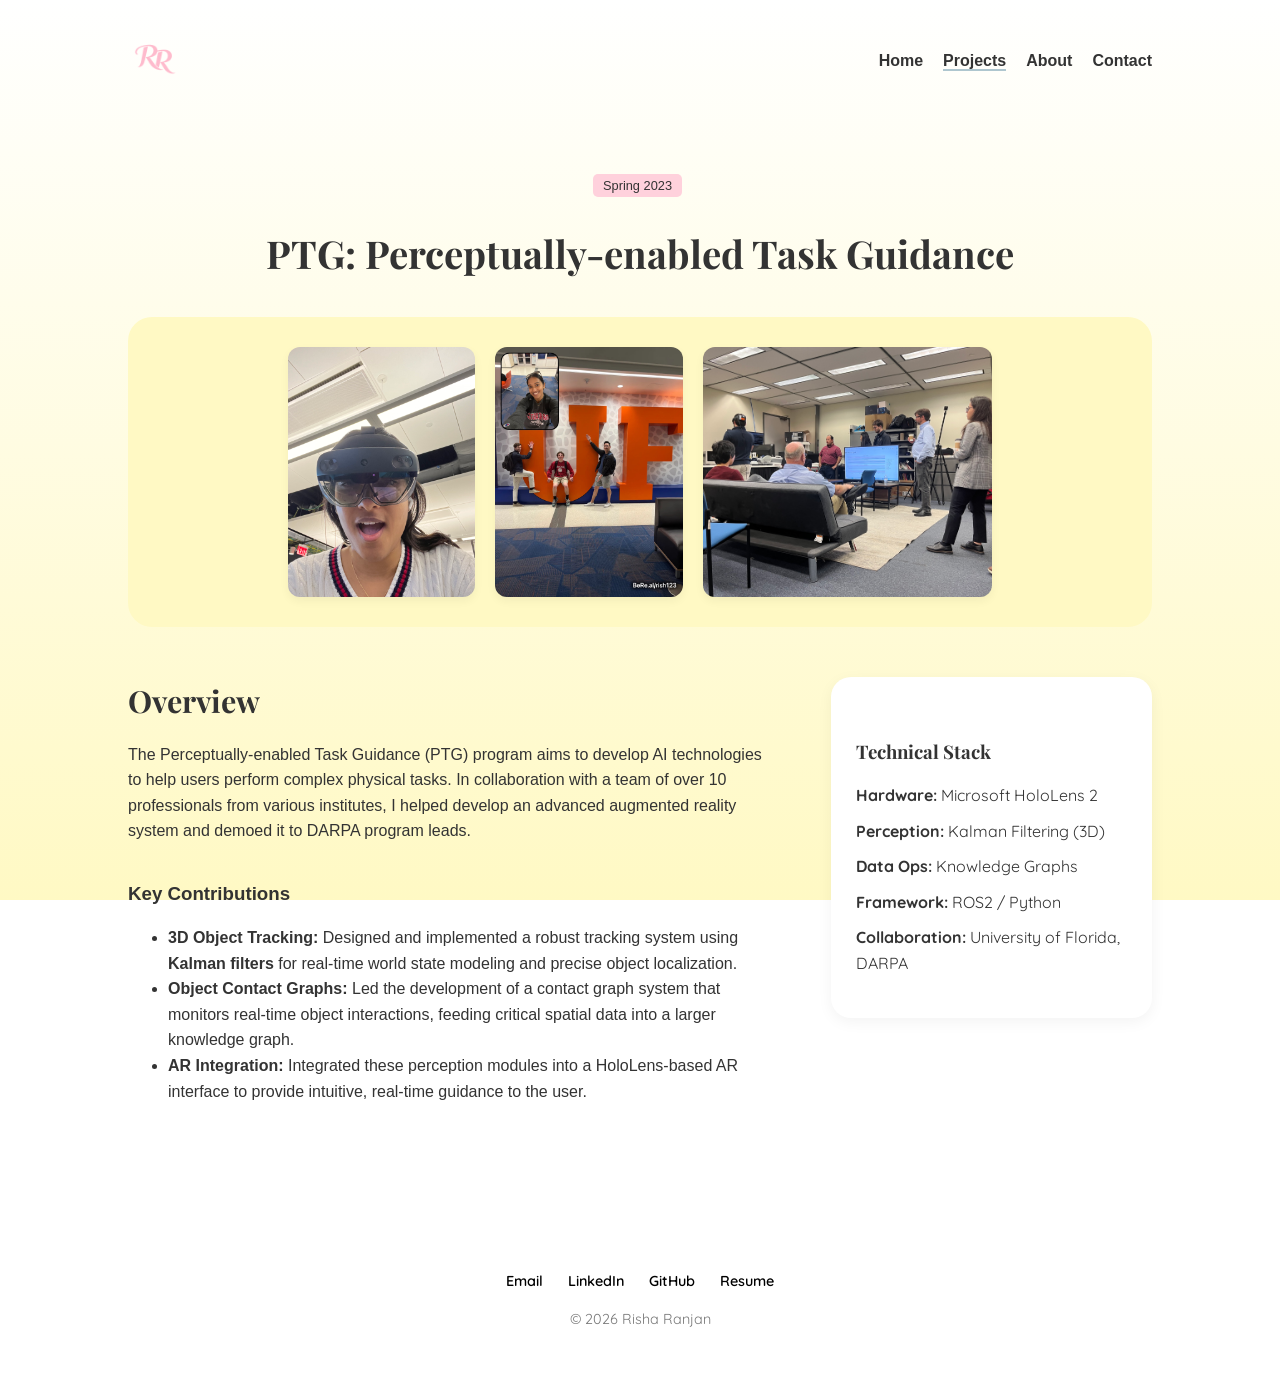
<file: projects/ptg/index.html>
<!DOCTYPE html>
<html lang="en">

<head>
    <meta charset="UTF-8">
    <meta name="viewport" content="width=device-width, initial-scale=1.0">
    <title>PTG Project | Risha Ranjan</title>
    <meta name="description" content="PTG: 3D object tracking and contact graphs for HoloLens-based AR task guidance (DARPA).">
    <meta property="og:type" content="website">
    <meta property="og:title" content="PTG Project | Risha Ranjan">
    <meta property="og:description" content="PTG: 3D object tracking and contact graphs for HoloLens-based AR task guidance (DARPA).">
    <meta property="og:image" content="https://risharanjan.github.io/assets/risha.jpeg">
    <meta property="og:url" content="https://risharanjan.github.io/projects/ptg/">
    <link rel="preconnect" href="https://fonts.googleapis.com">
    <link rel="preconnect" href="https://fonts.gstatic.com" crossorigin>
    <link
        href="https://fonts.googleapis.com/css2?family=Playfair+Display:wght@700&family=Quicksand:wght@400;500;600&display=swap"
        rel="stylesheet">
    <link rel="stylesheet" href="../../style.css?v=3">
    <link rel="icon" type="image/png" href="../../assets/logo.png">
</head>

<body>

    <header>
        <nav>
            <div class="logo">
                <a href="../../"><img src="../../assets/logo.png" alt="Logo"></a>
            </div>
            <ul>
                <li><a href="../../">Home</a></li>
                <li><a href="../" class="active-link">Projects</a></li>
                <li><a href="../../about/">About</a></li>
                <li><a href="../../contact/">Contact</a></li>
            </ul>
        </nav>
    </header>

    <main class="container project-page">
        <section class="project-detail-header">
            <span class="tag tag-pink">Spring 2023</span>
            <h1>PTG: Perceptually-enabled Task Guidance</h1>
        </section>

        <section class="project-hero-media" style="background: var(--yellow);">
            <img src="../../assets/IMG_2333.JPG" alt="Risha wearing HoloLens" class="main-project-img">
            <img src="../../assets/IMG_3186.JPG" alt="Team at University of Florida" class="main-project-img">
            <img src="../../assets/IMG_3197.JPG" alt="DARPA Project Demo" class="main-project-img">
        </section>

        <section class="project-content">
            <div class="content-grid">
                <div class="description">
                    <h2>Overview</h2>
                    <p>
                        The Perceptually-enabled Task Guidance (PTG) program aims to develop AI technologies to help users perform complex physical tasks. In collaboration with a team of over 10 professionals from various institutes, I helped develop an advanced augmented reality system and demoed it to DARPA program leads.
                    </p>
                    
                    <h3>Key Contributions</h3>
                    <ul>
                        <li><strong>3D Object Tracking:</strong> Designed and implemented a robust tracking system using <strong>Kalman filters</strong> for real-time world state modeling and precise object localization.</li>
                        <li><strong>Object Contact Graphs:</strong> Led the development of a contact graph system that monitors real-time object interactions, feeding critical spatial data into a larger knowledge graph.</li>
                        <li><strong>AR Integration:</strong> Integrated these perception modules into a HoloLens-based AR interface to provide intuitive, real-time guidance to the user.</li>
                    </ul>
                </div>

                <aside class="tech-specs">
                    <h3>Technical Stack</h3>
                    <ul>
                        <li><strong>Hardware:</strong> Microsoft HoloLens 2</li>
                        <li><strong>Perception:</strong> Kalman Filtering (3D)</li>
                        <li><strong>Data Ops:</strong> Knowledge Graphs</li>
                        <li><strong>Framework:</strong> ROS2 / Python</li>
                        <li><strong>Collaboration:</strong> University of Florida, DARPA</li>
                    </ul>
                </aside>
            </div>
        </section>

    </main>

    <footer class="site-footer">
        <div class="footer-links">
            <a href="mailto:rishar@andrew.cmu.edu">Email</a>
            <a href="https://www.linkedin.com/in/risha-ranjan/" target="_blank" rel="noopener noreferrer">LinkedIn</a>
            <a href="https://github.com/RishaRanjan" target="_blank" rel="noopener noreferrer">GitHub</a>
            <a href="../../assets/RishaRanjanResume_2026.pdf">Resume</a>
        </div>
        <p>© 2026 Risha Ranjan</p>
    </footer>

</body>

</html>
</file>
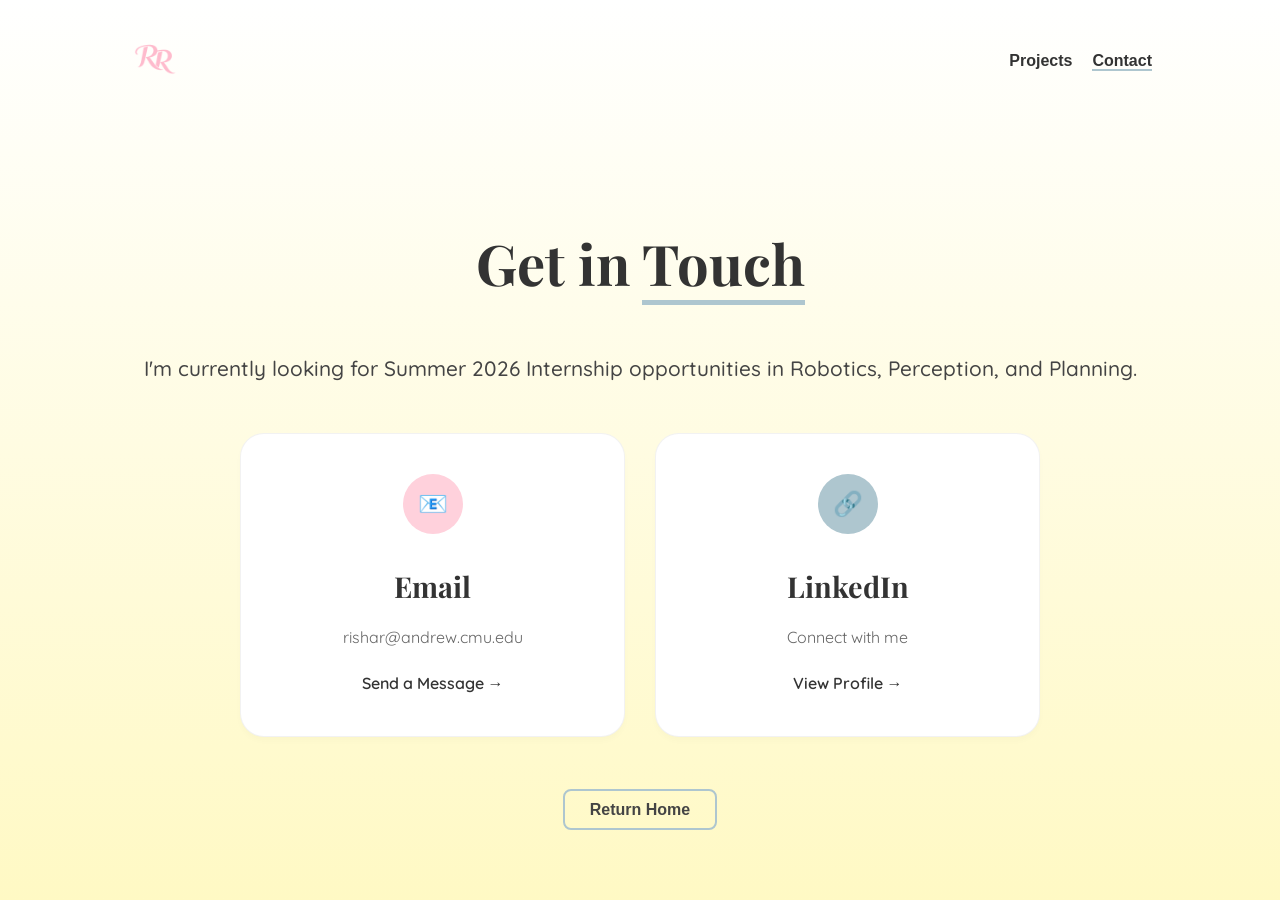
<file: contact.html>
<!DOCTYPE html>
<html lang="en">
<head>
    <meta charset="UTF-8">
    <meta name="viewport" content="width=device-width, initial-scale=1.0">
    <title>Contact | Risha Ranjan</title>
    <link rel="preconnect" href="https://fonts.googleapis.com">
    <link rel="preconnect" href="https://fonts.gstatic.com" crossorigin>
    <link href="https://fonts.googleapis.com/css2?family=Playfair+Display:wght@700&family=Quicksand:wght@400;500;600&display=swap" rel="stylesheet">
    <link rel="stylesheet" href="style.css">
</head>
<body>

    <header>
        <nav>
            <div class="logo">
                <a href="index.html"><img src="assets/logo.png" alt="Logo"></a>
            </div>
            <ul>
                <li><a href="projects.html">Projects</a></li>
                <li><a href="contact.html" class="active-link">Contact</a></li>
            </ul>
        </nav>
    </header>

    <main class="container">
        <section class="contact-hero">
            <h1>Get in <span class="highlight-blue">Touch</span></h1>
            <p class="intro-blurb">I'm currently looking for Summer 2026 Internship opportunities in Robotics, Perception, and Planning.</p>
        </section>

        <div class="contact-grid">
            <a href="mailto:rishar@andrew.cmu.edu" class="contact-card">
                <div class="contact-icon" style="background: var(--pink);">📧</div>
                <h3>Email</h3>
                <p>rishar@andrew.cmu.edu</p>
                <span class="btn-text">Send a Message →</span>
            </a>

            <a href="https://www.linkedin.com/in/risha-ranjan/" target="_blank" class="contact-card">
                <div class="contact-icon" style="background: var(--blue);">🔗</div>
                <h3>LinkedIn</h3>
                <p>Connect with me</p>
                <span class="btn-text">View Profile →</span>
            </a>
        </div>

        <div style="text-align: center; margin-top: 60px;">
            <a href="index.html" class="btn-outline">Return Home</a>
        </div>
    </main>

</body>
</html>
</file>
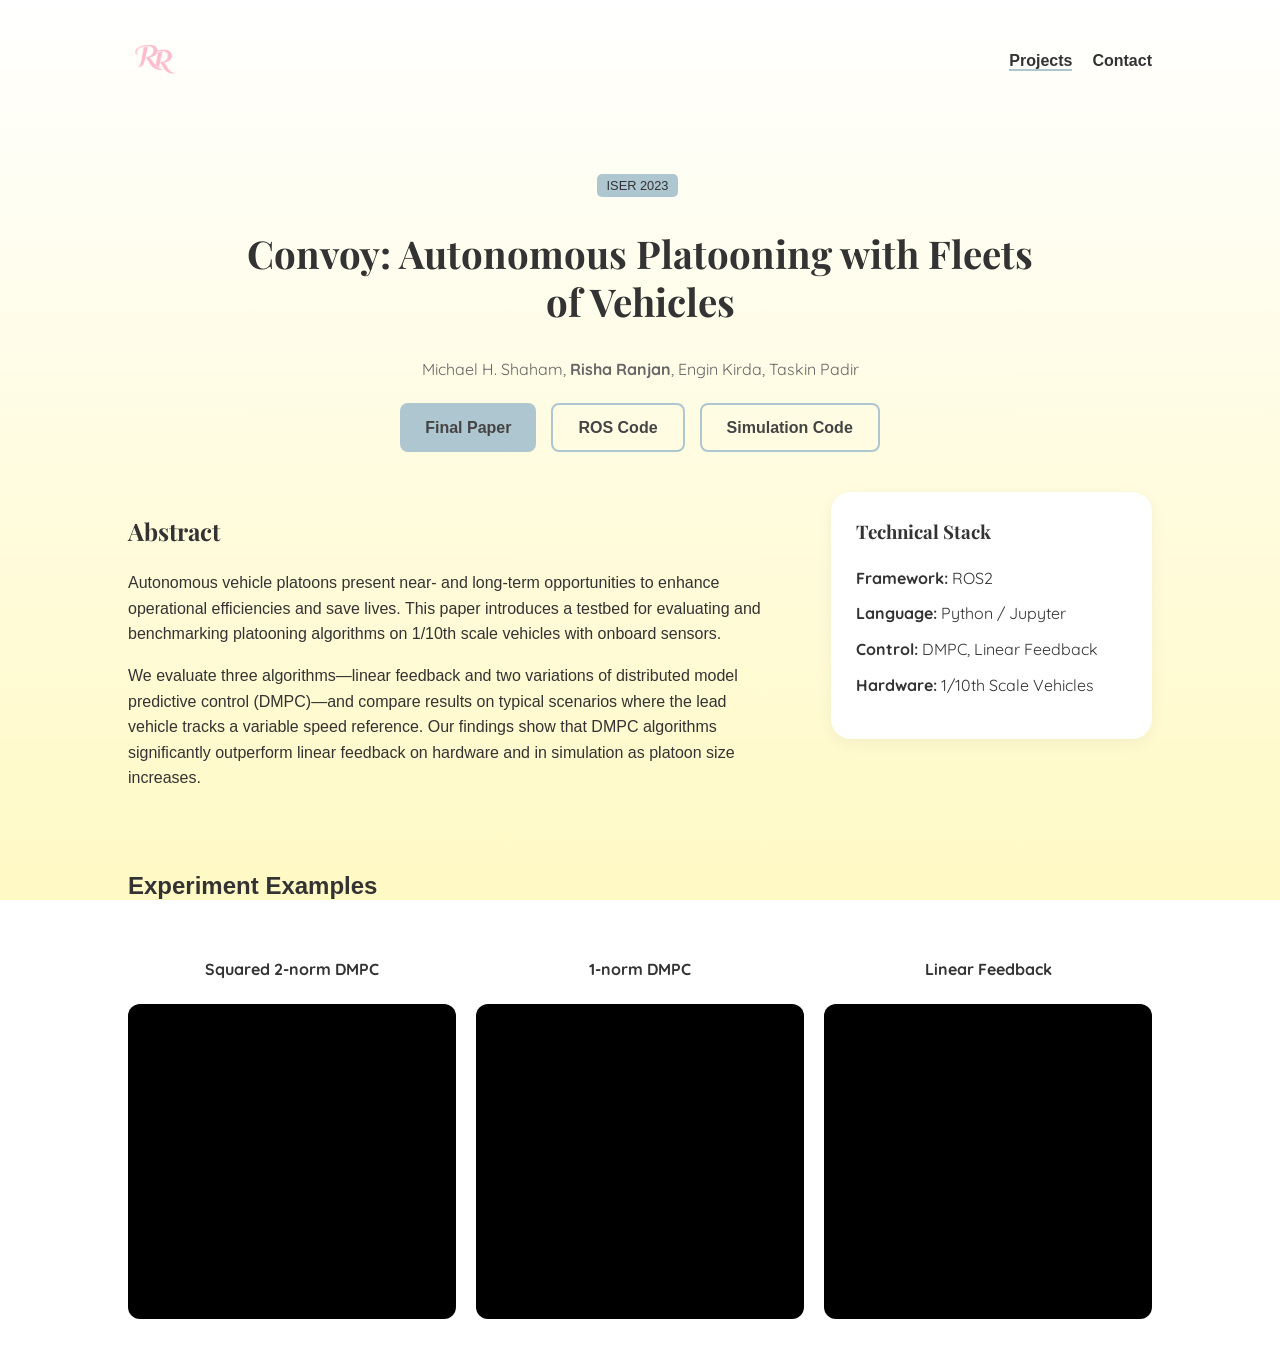
<file: convoy.html>
<!DOCTYPE html>
<html lang="en">

<head>
    <meta charset="UTF-8">
    <meta name="viewport" content="width=device-width, initial-scale=1.0">
    <title>Convoy Project | Risha Ranjan</title>
    <link rel="preconnect" href="https://fonts.googleapis.com">
    <link rel="preconnect" href="https://fonts.gstatic.com" crossorigin>
    <link
        href="https://fonts.googleapis.com/css2?family=Playfair+Display:wght@700&family=Quicksand:wght@400;500;600&display=swap"
        rel="stylesheet">
    <link rel="stylesheet" href="style.css">
</head>

<body>

    <header>
        <nav>
            <div class="logo">
                <a href="index.html"><img src="assets/logo.png" alt="Logo"></a>
            </div>
            <ul>
                <li><a href="projects.html" class="active-link">Projects</a></li>
                <li><a href="contact.html">Contact</a></li>
            </ul>
        </nav>
    </header>

    <main class="container">
        <section class="project-detail-header">
            <span class="tag tag-blue">ISER 2023</span>
            <h1>Convoy: Autonomous Platooning with Fleets of Vehicles</h1>
            <p class="authors">Michael H. Shaham, <strong>Risha Ranjan</strong>, Engin Kirda, Taskin Padir</p>

            <div class="project-links">
                <a href="assets/Publication.pdf" class="btn-blue">Final Paper</a>
                <a href="https://github.com/michael-h-shaham/convoy-ros/tree/iser_2023" class="btn-outline">ROS Code</a>
                <a href="https://github.com/michael-h-shaham/convoy-notebooks/tree/iser_2023"
                    class="btn-outline">Simulation Code</a>
            </div>
        </section>


        <section class="project-content">
            <div class="content-grid">
                <div class="description">
                    <h2>Abstract</h2>
                    <p>
                        Autonomous vehicle platoons present near- and long-term opportunities to enhance operational
                        efficiencies and save lives. This paper introduces a testbed for evaluating and benchmarking
                        platooning algorithms on 1/10th scale vehicles with onboard sensors.
                    </p>
                    <p>
                        We evaluate three algorithms—linear feedback and two variations of distributed model predictive
                        control (DMPC)—and compare results on typical scenarios where the lead vehicle tracks a variable
                        speed reference. Our findings show that DMPC algorithms significantly outperform linear feedback
                        on hardware and in simulation as platoon size increases.
                    </p>
                </div>

                <aside class="tech-specs">
                    <h3>Technical Stack</h3>
                    <ul>
                        <li><strong>Framework:</strong> ROS2</li>
                        <li><strong>Language:</strong> Python / Jupyter</li>
                        <li><strong>Control:</strong> DMPC, Linear Feedback</li>
                        <li><strong>Hardware:</strong> 1/10th Scale Vehicles</li>
                    </ul>
                </aside>
            </div>
        </section>

        <section class="video-demos">
            <h2>Experiment Examples</h2>
            <div class="video-grid">
                <div class="video-card">
                    <h4>Squared 2-norm DMPC</h4>
                    <div class="video-placeholder">
                        <iframe width="560" height="315"
                            src="https://www.youtube.com/embed/E19VNJ4mqMI?si=QYVwDAPz7jfdN25K"
                            title="YouTube video player" frameborder="0"
                            allow="accelerometer; autoplay; clipboard-write; encrypted-media; gyroscope; picture-in-picture; web-share"
                            referrerpolicy="strict-origin-when-cross-origin" allowfullscreen></iframe>
                    </div>
                </div>
                <div class="video-card">
                    <h4>1-norm DMPC</h4>
                    <div class="video-placeholder">
                        <iframe width="560" height="315"
                            src="https://www.youtube.com/embed/A_Z8fpYxPyU?si=tlNieSKGb5Ozy_co"
                            title="YouTube video player" frameborder="0"
                            allow="accelerometer; autoplay; clipboard-write; encrypted-media; gyroscope; picture-in-picture; web-share"
                            referrerpolicy="strict-origin-when-cross-origin" allowfullscreen></iframe>
                    </div>
                </div>
                <div class="video-card">
                    <h4>Linear Feedback</h4>
                    <div class="video-placeholder">
                        <iframe width="560" height="315"
                            src="https://www.youtube.com/embed/BoqMhs5x7GE?si=ovhJ3Q9eUC-TGSPE"
                            title="YouTube video player" frameborder="0"
                            allow="accelerometer; autoplay; clipboard-write; encrypted-media; gyroscope; picture-in-picture; web-share"
                            referrerpolicy="strict-origin-when-cross-origin" allowfullscreen></iframe>
                    </div>
                </div>
            </div>
        </section>
    </main>

</body>

</html>
</file>
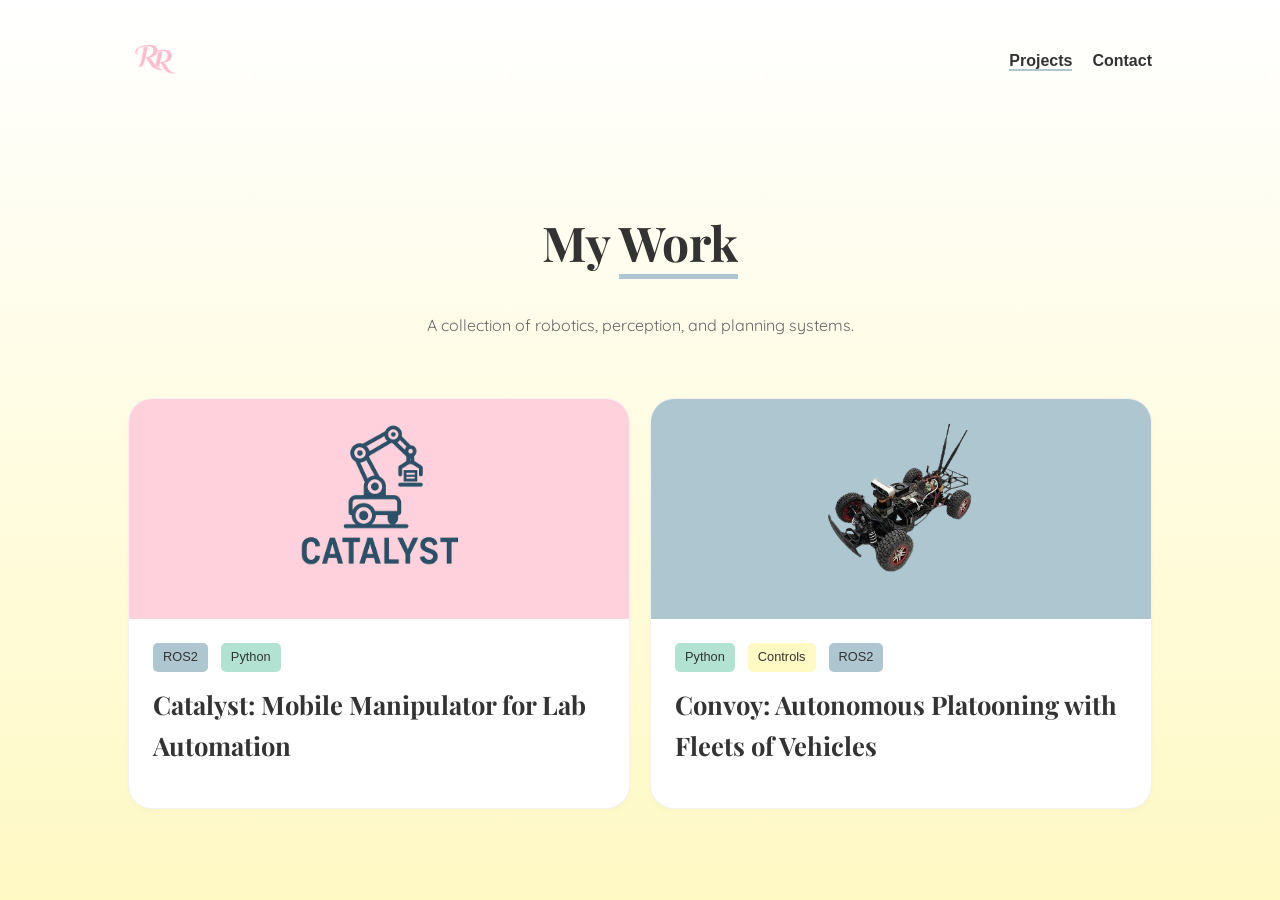
<file: projects.html>
<!DOCTYPE html>
<html lang="en">

<head>
    <meta charset="UTF-8">
    <meta name="viewport" content="width=device-width, initial-scale=1.0">
    <title>Projects | Risha Ranjan</title>
    <link rel="preconnect" href="https://fonts.googleapis.com">
    <link rel="preconnect" href="https://fonts.gstatic.com" crossorigin>
    <link
        href="https://fonts.googleapis.com/css2?family=Playfair+Display:wght@700&family=Quicksand:wght@400;500;600&display=swap"
        rel="stylesheet">
    <link rel="stylesheet" href="style.css">
</head>

<body>

    <header>
        <nav>
            <div class="logo">
                <a href="index.html"><img src="assets/logo.png" alt="Logo"></a>
            </div>
            <ul>
                <li><a href="projects.html" class="active-link">Projects</a></li>
                <li><a href="contact.html">Contact</a></li>
            </ul>
        </nav>
    </header>

    <main class="container">
        <header class="projects-header">
            <h1>My <span class="highlight-blue">Work</span></h1>
            <p>A collection of robotics, perception, and planning systems.</p>
        </header>

        <div class="grid">
            <a href="catalyst.html" class="project-card-wrapper">
                <article class="project-card">
                    <div class="card-image-top" style="background-color: var(--pink);">
                        <span class="placeholder-icon">
                            <img src="assets/Catalyst_logo.png" style="width:200px;height:200px;">
                        </span>
                    </div>
                    <div class="card-body">
                        <div class="tags">
                            <span class="tag tag-blue">ROS2</span>
                            <span class="tag tag-green">Python</span>
                        </div>
                        <h3>Catalyst: Mobile Manipulator for Lab Automation</h3>
                        <p></p>
                    </div>
                </article>
            </a>

            <a href="convoy.html" class="project-card-wrapper">
                <article class="project-card">
                    <div class="card-image-top" style="background-color: var(--blue);">
                        <span class="placeholder-icon">
                            <img src="assets/car.png" style="width:150px;height:150px;">
                        </span>
                    </div>
                    <div class="card-body">
                        <div class="tags">
                            <span class="tag tag-green">Python</span>
                            <span class="tag tag-yellow">Controls</span>
                            <span class="tag tag-blue">ROS2</span>
                        </div>
                        <h3>Convoy: Autonomous Platooning with Fleets of Vehicles</h3>
                        <p></p>
                    </div>
                </article>
            </a>
        </div>
    </main>

</body>

</html>
</file>
<file: style.css>
/* Color Variables */
:root {
    --pink: #FFD1DC;
    --blue: #AEC6CF;
    --green: #B2E2D2;
    --yellow: #FFF9C4;
    --dark: #333;
    --light: #f9f9f9;
}

body {
    font-family: 'Segoe UI', Tahoma, Geneva, Verdana, sans-serif;
    margin: 0;
    line-height: 1.6;
    background-color: var(--light);
    color: var(--dark);
}

/* Navigation */
.logo img {
    height: 55px;
    width: auto;
    display: block;
}

nav {
    display: flex;
    justify-content: space-between;
    padding: 2rem 10%;
    background: transparent;
}

nav ul { display: flex; list-style: none; }
nav ul li { margin-left: 20px; }
nav a { text-decoration: none; color: var(--dark); font-weight: bold; }

/* Hero Section */

/* This ensures the gradient stretches the full height of the viewport */
body {
    min-height: 100vh;
    margin: 0;
    background: linear-gradient(180deg, #ffffff 0%, var(--yellow) 100%) no-repeat fixed;
}

.hero-flex {
    display: flex;
    align-items: center;
    justify-content: space-between;
    gap: 40px;
    flex-wrap: wrap; 
}

.hero-image {
    flex: 1;
    min-width: 250px;
    display: flex;
    justify-content: center;
}

.profile-img {
    width: 280px;
    height: 280px;
    border-radius: 50%; 
    border: 8px solid white;
    box-shadow: 0 10px 20px rgba(0,0,0,0.1);
    object-fit: cover; 
}

.hero-text {
    flex: 2;
    min-width: 300px;
}

.highlight-pink { color: #d88a9d; border-bottom: 4px solid var(--pink); }

.intro-blurb {
    font-size: 1.2rem;
    margin: 20px 0;
    color: #555;
}

/* Updated Buttons */
.hero-btns {
    display: flex;
    gap: 15px;
    margin-top: 25px;
}

.btn-blue {
    background-color: var(--blue);
    padding: 12px 25px;
    border-radius: 8px;
    text-decoration: none;
    color: #444;
    font-weight: 600;
}

.btn-outline {
    border: 2px solid var(--blue);
    padding: 10px 25px;
    border-radius: 8px;
    text-decoration: none;
    color: #444;
    font-weight: 600;
}

.highlight-blue { border-bottom: 5px solid var(--blue); }

.btn-pink {
    background-color: var(--pink);
    padding: 12px 24px;
    border-radius: 30px;
    text-decoration: none;
    color: #444;
    font-weight: bold;
    transition: 0.3s;
}

/* Grid Layout */
.container { width: 80%; margin: auto; padding: 50px 0; }
.grid {
    display: grid;
    grid-template-columns: repeat(2, 1fr); 
    gap: 20px;
}

/* Add a Media Query to keep it mobile-friendly */
@media (max-width: 768px) {
    .grid {
        grid-template-columns: 1fr;
    }
}

.card {
    background: white;
    border-radius: 15px;
    overflow: hidden;
    box-shadow: 0 4px 15px rgba(0,0,0,0.05);
}

.card-img { height: 200px; display: flex; align-items: center; justify-content: center; }

.card-content { padding: 20px; }

/* Tags */
.tag {
    font-size: 0.8rem;
    padding: 4px 10px;
    border-radius: 5px;
    margin-right: 5px;
}
.tag-blue { background: var(--blue); }
.tag-green { background: var(--green); }
.tag-pink { background: var(--pink); }
.tag-yellow { background: var(--yellow); }



/* Ensure the container inside hero-about is also a flexbox */
.hero-about .container {
    display: flex;
    align-items: center;
    justify-content: space-between;
    gap: 40px;
    flex-wrap: wrap; /* Keeps it mobile-friendly */
}

/* Update the hero-about background to ensure it fills space */
.hero-about {
    width: 100%;
    padding: 80px 0;
    background: transparent
}

/* Make sure the image doesn't overflow its flex container */
.profile-img {
    max-width: 100%;
    height: auto;
    aspect-ratio: 1 / 1; 
    border-radius: 50%;
    border: 8px solid white;
    box-shadow: 0 10px 20px rgba(0,0,0,0.1);
    object-fit: cover;
}

.hero-text h1 {
    font-family: 'Playfair Display', serif;
    font-size: 3.5rem; /* Makes it a bold statement */
    font-weight: 700;
    margin-bottom: 10px;
    color: var(--dark);
}

/* Optional: adjust the highlight color to look cleaner with the serif font */
.highlight-pink { 
    color: #d88a9d; 
    border-bottom: 4px solid var(--pink);
    padding-bottom: 2px;
}

/* Apply Quicksand to the blurb and sub-text */
.intro-blurb, 
.hero-text p:not(.intro-blurb) {
    font-family: 'Quicksand', sans-serif;
    font-weight: 500; /* Medium weight for better readability */
}

.intro-blurb {
    font-size: 1.3rem; /* Slightly larger */
    margin: 20px 0 10px 0;
    color: #444;
    line-height: 1.4;
}

/* Specific styling for the internship line */
.hero-text p:not(.intro-blurb) {
    font-size: 1.1rem;
    color: #666;
    display: flex;
    align-items: center;
    gap: 8px;
}

/* Optional: Add a small "active" dot next to internship status */
.hero-text p:not(.intro-blurb)::before {
    content: '';
    width: 10px;
    height: 10px;
    background-color: var(--green);
    border-radius: 50%;
    display: inline-block;
}

/* Projects Page Specifics */
.projects-header {
    text-align: center;
    margin-bottom: 60px;
}

.projects-header h1 {
    font-family: 'Playfair Display', serif;
    font-size: 3rem;
}

.projects-header p {
    font-family: 'Quicksand', sans-serif;
    color: #666;
}

/* The Card Wrapper (makes the whole box clickable) */
.project-card-wrapper {
    text-decoration: none;
    color: inherit;
    display: block;
}

.project-card {
    background: white;
    border-radius: 24px; /* Soft, very rounded corners */
    overflow: hidden;
    height: 100%;
    border: 1px solid rgba(0,0,0,0.05);
    transition: all 0.3s ease;
    box-shadow: 0 4px 6px rgba(0,0,0,0.02);
}

/* Hover Effect: Card lifts and shadow deepens */
.project-card:hover {
    transform: translateY(-8px);
    box-shadow: 0 20px 40px rgba(0,0,0,0.08);
}

.card-image-top {
    height: 220px;
    display: flex;
    align-items: center;
    justify-content: center;
    font-size: 3rem;
}

.card-body {
    padding: 24px;
}

.card-body h3 {
    font-family: 'Playfair Display', serif;
    margin: 12px 0;
    font-size: 1.6rem;
}

.card-body p {
    font-family: 'Quicksand', sans-serif;
    font-size: 1rem;
    color: #555;
    line-height: 1.5;
}

.tags {
    display: flex;
    gap: 8px;
    margin-bottom: 10px;
}

/* Active Link styling to show user where they are */
.active-link {
    border-bottom: 2px solid var(--blue);
}


/* for my convoy page */

/* Project Detail Styles */
.project-detail-header {
    text-align: center;
    max-width: 800px;
    margin: 0 auto 40px auto;
}

.authors {
    font-family: 'Quicksand', sans-serif;
    color: #666;
    margin: 15px 0;
}

.project-links {
    display: flex;
    justify-content: center;
    gap: 15px;
    margin-top: 20px;
}

/* Update the Hero Media to handle multiple images */
.project-hero-media {
    width: 100%;
    border-radius: 24px;
    overflow: hidden;
    margin-bottom: 50px;
    background: var(--pink); /* Your specific color for Catalyst */
    display: flex;
    justify-content: center; /* Centers the group */
    align-items: center;
    gap: 20px; /* Space between the three images */
    padding: 30px; /* Padding inside the pink box */
    flex-wrap: wrap; /* Makes it mobile-friendly */
}

/* Force all images to be the same height and size */
.project-hero-media .main-project-img {
    height: 250px; /* Set a consistent height */
    width: auto;   /* Let width adjust naturally */
    max-width: 30%; /* Ensure 3 images fit comfortably */
    border-radius: 12px; /* Soften the image corners */
    object-fit: cover; /* Crops slightly if aspect ratios differ to keep it neat */
    box-shadow: 0 4px 10px rgba(0,0,0,0.05);
    background: white; /* Optional: adds a white background if images are transparent */
}

/* Mobile fix for the 3 images */
@media (max-width: 768px) {
    .project-hero-media .main-project-img {
        max-width: 100%; /* Stack them on small screens */
        height: auto;
        width: 80%;
    }
}

.main-project-img {
    max-width: 400px;
    height: auto;
}

.content-grid {
    display: grid;
    grid-template-columns: minmax(0, 2fr) minmax(0, 1fr); /* minmax(0,…) stops wide media from stretching the columns */
    gap: 60px;
    margin-bottom: 60px;
}

.description h2 {
    font-family: 'Playfair Display', serif;
}

.tech-specs {
    background: white;
    padding: 30px;
    border-radius: 20px;
    height: fit-content;
    box-shadow: 0 4px 15px rgba(0,0,0,0.05);
}

.tech-specs h3 { margin-top: 0; font-family: 'Playfair Display', serif; }
.tech-specs ul { list-style: none; padding: 0; }
.tech-specs li { margin-bottom: 10px; font-family: 'Quicksand', sans-serif; }

/* Video Section */
.video-grid {
    display: grid;
    grid-template-columns: repeat(auto-fit, minmax(300px, 1fr));
    gap: 20px;
    margin-top: 30px;
}

.video-card h4 {
    font-family: 'Quicksand', sans-serif;
    text-align: center;
}

.video-placeholder {
    width: 100%;
    aspect-ratio: 16 / 9;
    background: #000;
    border-radius: 12px;
    display: flex;
    align-items: center;
    justify-content: center;
    color: white;
}

@media (max-width: 768px) {
    .content-grid { grid-template-columns: minmax(0, 1fr); }
}

/* Keep the tech-specs card looking clean */
.tech-specs {
    background: white;
    padding: 25px;
    border-radius: 20px;
    box-shadow: 0 4px 15px rgba(0,0,0,0.05);
}

/* Mobile Responsiveness */
@media (max-width: 992px) {
    .video-container-vertical {
        max-width: 320px; /* Don't let it get huge on tablets */
        margin: 20px auto;
    }
}

/* Sidebar Container */
.sidebar-content {
    display: flex;
    flex-direction: column;
    align-items: center; /* This centers the video under the tech card */
    gap: 20px;
}

/* Vertical Video Adjustment */
.video-container-vertical {
    width: 70%;
    max-width: 250px; /* Adjust this number to make it even smaller/larger */
    border-radius: 16px;
    overflow: hidden;
    box-shadow: 0 10px 30px rgba(0,0,0,0.1);
    background: #000;
    margin: 0 auto; /* Ensures it stays centered if the sidebar is wider */
}

.portfolio-video {
    width: 100%;
    height: auto;
    display: block;
    aspect-ratio: 9 / 16;
    object-fit: cover;
}

/* Ensure the Tech Card stays full width of the sidebar */
.tech-specs {
    width: 100%; 
    box-sizing: border-box;
}

/* Contact Page Specifics */
.contact-hero {
    text-align: center;
    margin-bottom: 50px;
}

.contact-hero h1 {
    font-family: 'Playfair Display', serif;
    font-size: 3.5rem;
}

.contact-grid {
    display: grid;
    grid-template-columns: repeat(auto-fit, minmax(280px, 1fr));
    gap: 30px;
    max-width: 800px;
    margin: 0 auto;
}

.contact-card {
    background: white;
    padding: 40px;
    border-radius: 24px;
    text-align: center;
    text-decoration: none;
    color: inherit;
    transition: all 0.3s ease;
    border: 1px solid rgba(0,0,0,0.05);
    box-shadow: 0 4px 6px rgba(0,0,0,0.02);
}

.contact-card:hover {
    transform: translateY(-10px);
    box-shadow: 0 20px 40px rgba(0,0,0,0.08);
}

.contact-icon {
    width: 60px;
    height: 60px;
    border-radius: 50%;
    display: flex;
    align-items: center;
    justify-content: center;
    font-size: 1.5rem;
    margin: 0 auto 20px auto;
}

.contact-card h3 {
    font-family: 'Playfair Display', serif;
    font-size: 1.8rem;
    margin-bottom: 10px;
}

.contact-card p {
    font-family: 'Quicksand', sans-serif;
    color: #666;
    margin-bottom: 20px;
}

.btn-text {
    font-family: 'Quicksand', sans-serif;
    font-weight: 600;
    color: var(--dark);
    border-bottom: 2px solid transparent;
    transition: 0.3s;
}

.contact-card:hover .btn-text {
    border-bottom: 2px solid var(--blue);
}
/* About Page Specific Tweaks */
.playfair-title {
    font-family: 'Playfair Display', serif;
    font-size: 2.8rem;
    margin-bottom: 20px;
}
.playfair-title2 {
    font-family: 'Playfair Display', serif;
    font-size: 1.8rem;
    margin-bottom: 20px;
}

.about-section {
    padding-top: 20px;
}

/* Enhancing the sidebar specifically for About page */
.sidebar-content .tech-specs {
    border: 1px solid rgba(0,0,0,0.05);
    margin-bottom: 20px;
}

.sidebar-content h3 {
    border-bottom: 2px solid rgba(0,0,0,0.1);
    padding-bottom: 10px;
    margin-bottom: 15px;
}

/* Responsive adjustment for About narrative */
@media (max-width: 768px) {
    .playfair-title {
        font-size: 2.2rem;
    }
}

a {
  color: black;
}

a:visited {
  color: black;
}

/* Travel Gallery Section */
.travel-gallery {
    margin-top: 80px;
    padding-bottom: 50px;
}

.highlight-green { 
    color: #88c9b3; 
    border-bottom: 4px solid var(--green); 
}

.gallery-grid {
    display: grid;
    grid-template-columns: repeat(auto-fit, minmax(250px, 1fr));
    gap: 20px;
    margin-top: 30px;
}

.gallery-item {
    background: transparent; /* Changed from white to prevent ghost slivers */
    border-radius: 24px;
    overflow: hidden;
    line-height: 0;   
    font-size: 0;    
    box-shadow: 0 4px 15px rgba(0,0,0,0.05);
    height: 350px; /* Set the height on the container itself */
}

.gallery-item:hover {
    transform: scale(1.02);
}

.gallery-item img, 
.gallery-item video {
    width: 100%;
    height: 100%;    /* Force it to fill the container height */
    object-fit: cover; 
    display: block;
    border: none;
}


/* Project page layout (Catalyst): centered, width-capped column */
.project-page {
    max-width: 1100px;
}

.project-page h2 {
    font-family: 'Playfair Display', serif;
    font-size: 1.9rem;
    margin: 0 0 15px 0;
}

.project-page h3 {
    margin: 35px 0 10px 0;
}

.project-page h4 {
    margin: 20px 0 5px 0;
}

.project-section {
    margin-bottom: 70px;
}

.project-section .content-grid {
    margin-bottom: 0;
}

.section-caption {
    font-family: 'Quicksand', sans-serif;
    color: #666;
    margin: 0 0 20px 0;
}

/* Overview: text + stats beside a portrait photo */
.overview-split {
    display: grid;
    grid-template-columns: minmax(0, 3fr) minmax(0, 2fr);
    gap: 50px;
    align-items: center;
    margin-bottom: 70px;
}

.overview-photo {
    width: 100%;
    max-height: 520px;
    aspect-ratio: 3 / 4;
    object-fit: cover;
    border-radius: 24px;
    box-shadow: 0 10px 30px rgba(0,0,0,0.1);
}

.stat-row {
    display: grid;
    grid-template-columns: repeat(3, minmax(0, 1fr));
    gap: 15px;
    margin-top: 25px;
}

.stat {
    background: white;
    border-radius: 16px;
    padding: 18px;
    box-shadow: 0 4px 15px rgba(0,0,0,0.05);
}

.stat-value {
    display: block;
    font-family: 'Playfair Display', serif;
    font-size: 1.8rem;
    color: #d88a9d;
}

.stat-label {
    font-family: 'Quicksand', sans-serif;
    font-size: 0.9rem;
    color: #666;
}

/* Landscape demo video */
.video-container-wide {
    width: 100%;
    aspect-ratio: 16 / 9;
    border-radius: 24px;
    overflow: hidden;
    box-shadow: 0 10px 30px rgba(0,0,0,0.1);
    background: #000;
}

.video-container-wide video {
    width: 100%;
    height: 100%;
    object-fit: cover;
    display: block;
}

/* Inline figure within project write-ups */
.project-figure {
    margin: 30px 0 0 0;
}

.project-figure img {
    width: 100%;
    border-radius: 16px;
    display: block;
}

.project-figure figcaption {
    text-align: center;
    font-size: 0.9rem;
    color: #777;
    margin-top: 10px;
}

/* Keep the tech stack visible while scrolling through the write-up */
.project-page .sidebar-content {
    align-self: start;
    position: sticky;
    top: 20px;
}

.challenge-card {
    background: #fff;
    border-radius: 15px;
    box-shadow: 0 4px 6px rgba(0,0,0,0.02);
}

.challenge-card h4 {
    margin-top: 0;
}

@media (max-width: 900px) {
    .overview-split {
        grid-template-columns: minmax(0, 1fr);
        gap: 30px;
    }

    .overview-photo {
        max-width: 420px;
        margin: 0 auto;
    }

    .stat-row {
        grid-template-columns: minmax(0, 1fr);
    }

    .project-page .sidebar-content {
        position: static;
    }
}

/* Project page titles use the same serif as the rest of the site */
.project-detail-header h1 {
    font-family: 'Playfair Display', serif;
    font-size: 2.4rem;
    line-height: 1.25;
}

/* Home page: social icon links under the hero buttons */
.social-links {
    display: flex;
    gap: 12px;
    margin-top: 20px;
}

.social-links a {
    width: 42px;
    height: 42px;
    border-radius: 50%;
    background: white;
    display: flex;
    align-items: center;
    justify-content: center;
    color: var(--dark);
    box-shadow: 0 4px 10px rgba(0,0,0,0.06);
    transition: transform 0.2s ease;
}

.social-links a:hover {
    transform: translateY(-3px);
}

.social-links svg,
.contact-icon svg {
    width: 20px;
    height: 20px;
}

/* Home page sections below the hero */
.home-section {
    padding-top: 10px;
    padding-bottom: 40px;
}

.home-section h2 {
    font-family: 'Playfair Display', serif;
    font-size: 2rem;
    margin: 0 0 25px 0;
}

.experience-grid {
    display: grid;
    grid-template-columns: repeat(4, minmax(0, 1fr));
    gap: 20px;
}

.exp-card {
    background: white;
    border-radius: 20px;
    padding: 22px;
    box-shadow: 0 4px 15px rgba(0,0,0,0.05);
    border-top: 6px solid var(--blue);
}

.exp-card:nth-child(2) { border-top-color: var(--pink); }
.exp-card:nth-child(3) { border-top-color: var(--green); }
.exp-card:nth-child(4) { border-top-color: #f2d16b; }

.exp-card h3 {
    font-family: 'Playfair Display', serif;
    font-size: 1.15rem;
    margin: 0 0 4px 0;
}

.exp-role {
    font-family: 'Quicksand', sans-serif;
    font-weight: 600;
    font-size: 0.9rem;
    margin: 0;
}

.exp-dates {
    font-family: 'Quicksand', sans-serif;
    font-size: 0.85rem;
    color: #888;
    margin: 0 0 10px 0;
}

.exp-card p:last-child {
    font-family: 'Quicksand', sans-serif;
    font-size: 0.92rem;
    color: #555;
    margin: 0;
}

.featured-grid {
    grid-template-columns: repeat(3, minmax(0, 1fr));
}

.section-link {
    display: inline-block;
    margin-top: 20px;
    font-family: 'Quicksand', sans-serif;
    font-weight: 600;
}

@media (max-width: 1000px) {
    .experience-grid { grid-template-columns: repeat(2, minmax(0, 1fr)); }
    .featured-grid { grid-template-columns: minmax(0, 1fr); }
}

@media (max-width: 600px) {
    .experience-grid { grid-template-columns: minmax(0, 1fr); }
}

/* Contact page: four cards in a 2x2 grid */
.contact-grid-4 {
    max-width: 800px;
    grid-template-columns: repeat(2, minmax(0, 1fr));
}

@media (max-width: 600px) {
    .contact-grid-4 { grid-template-columns: minmax(0, 1fr); }
}

/* Site footer */
.site-footer {
    text-align: center;
    padding: 40px 10% 50px 10%;
    font-family: 'Quicksand', sans-serif;
    color: #777;
    font-size: 0.9rem;
}

.footer-links {
    display: flex;
    justify-content: center;
    flex-wrap: wrap;
    gap: 25px;
    margin-bottom: 10px;
}

.footer-links a {
    font-weight: 600;
    text-decoration: none;
}

.footer-links a:hover {
    text-decoration: underline;
}

/* Narrow screens: let the nav wrap instead of running off the edge */
@media (max-width: 600px) {
    nav {
        flex-direction: column;
        align-items: center;
        gap: 10px;
        padding: 1.5rem 5%;
    }

    nav ul {
        padding: 0;
        margin: 0;
        flex-wrap: wrap;
        justify-content: center;
        gap: 8px 18px;
    }

    nav ul li { margin-left: 0; }

    .container { width: 90%; }

    .hero-btns { flex-wrap: wrap; }

    .project-detail-header h1 { font-size: 1.9rem; }
}

/* Smaller image band on the home page's featured project cards */
.featured-grid .card-image-top {
    height: 160px;
}

/* Keep padded hero media boxes inside the project column */
.project-hero-media {
    box-sizing: border-box;
}
</file>
